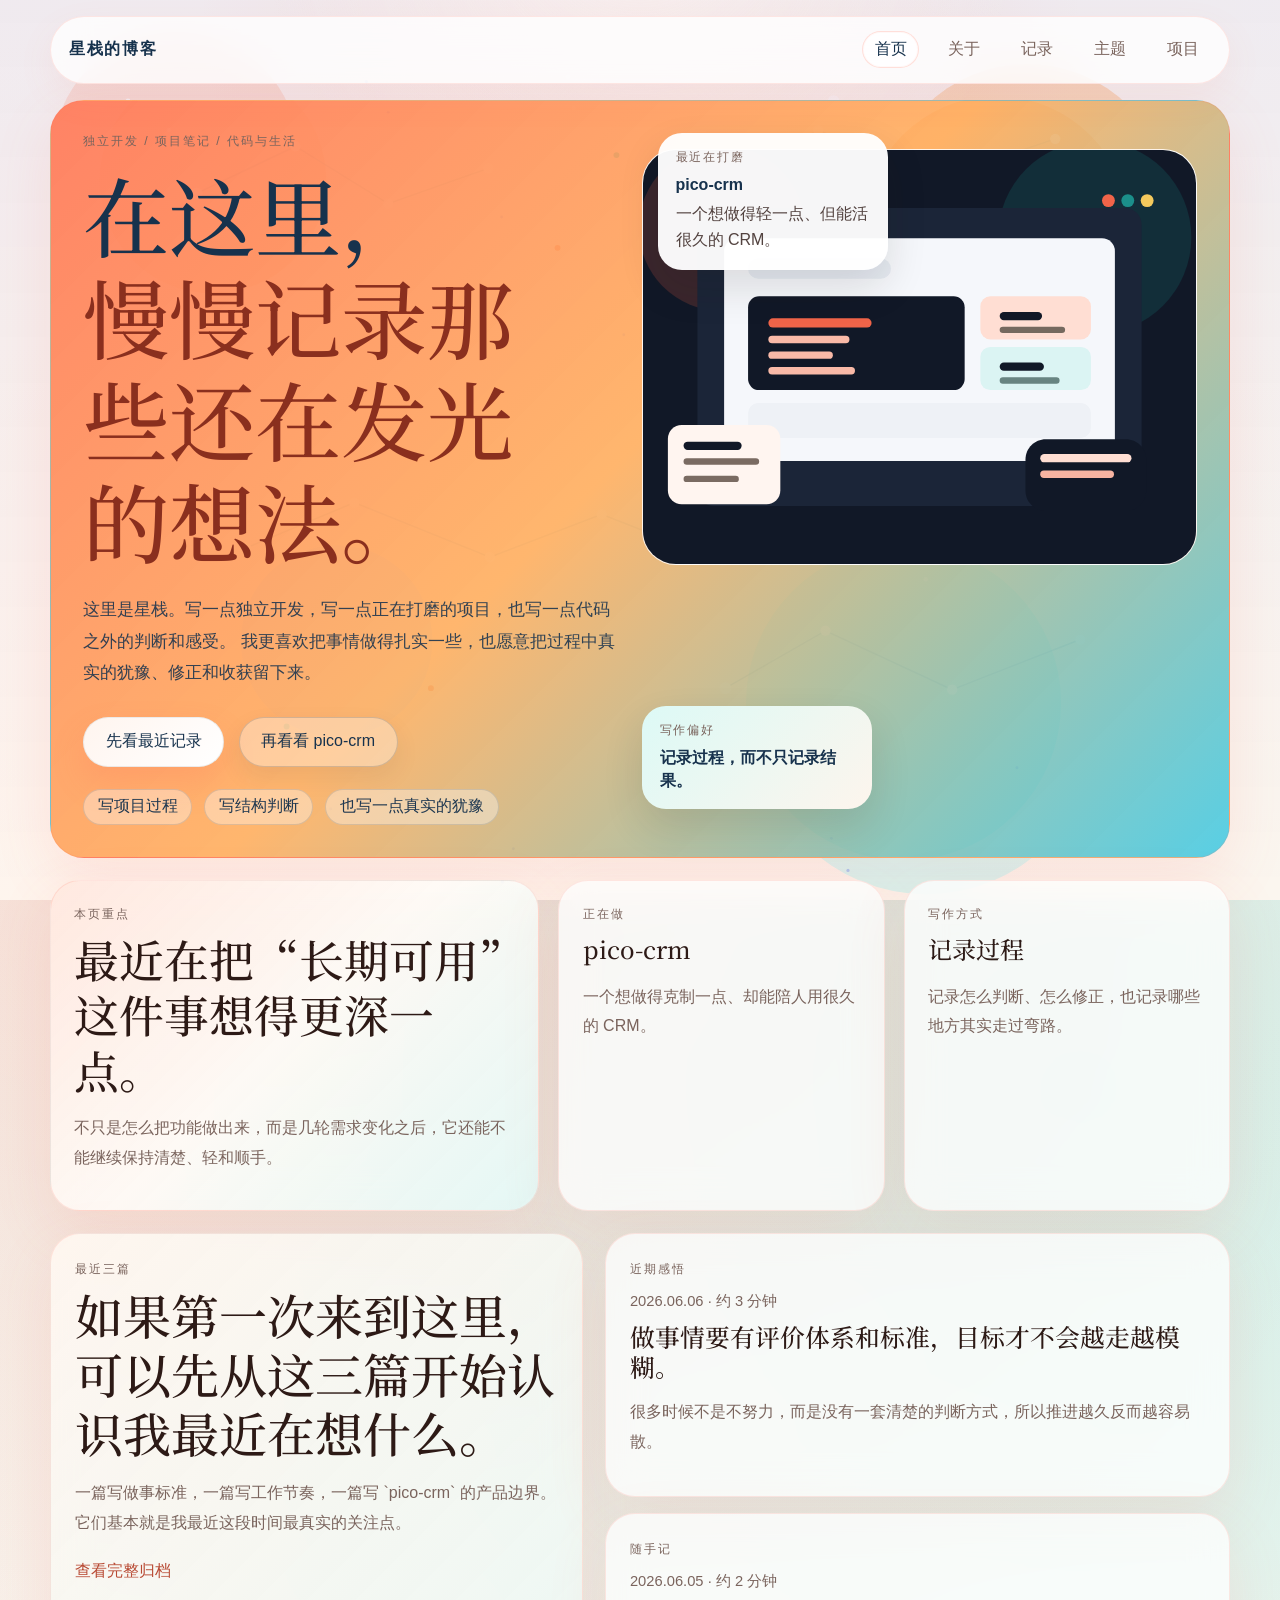
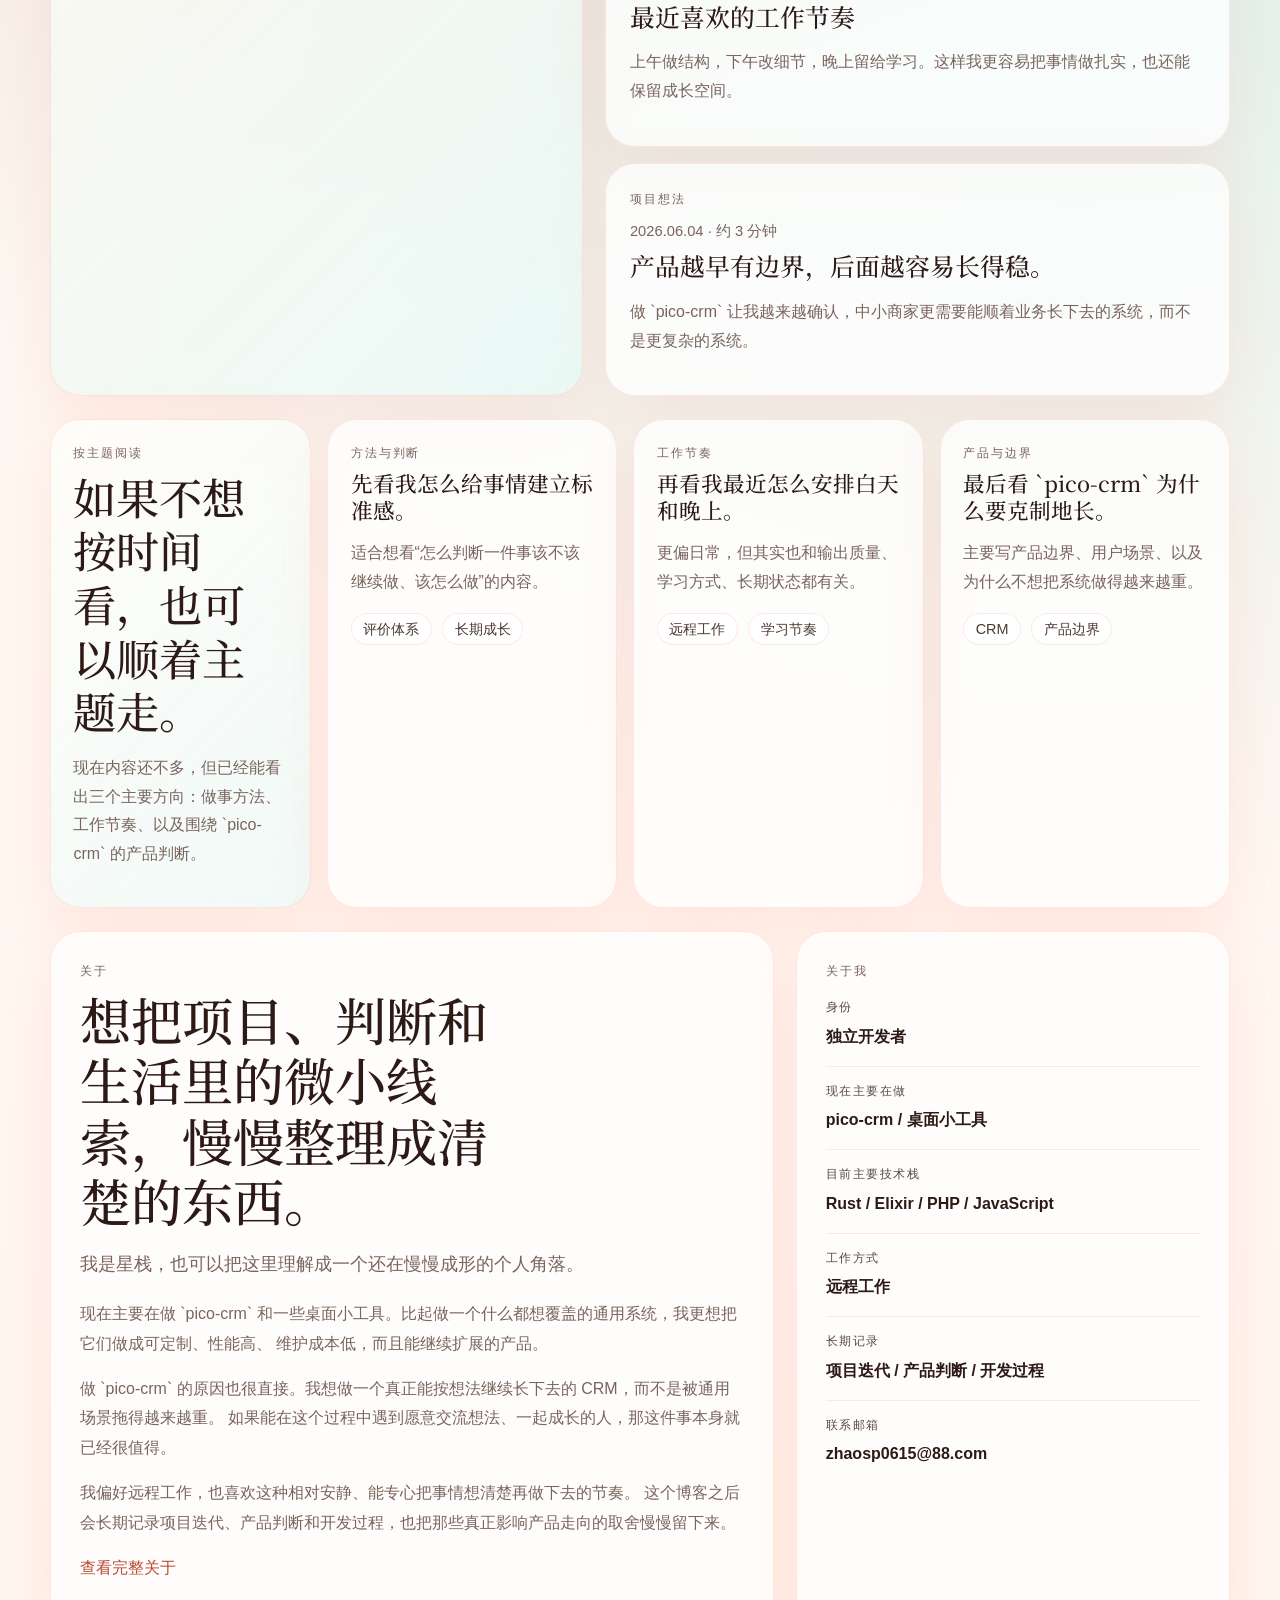
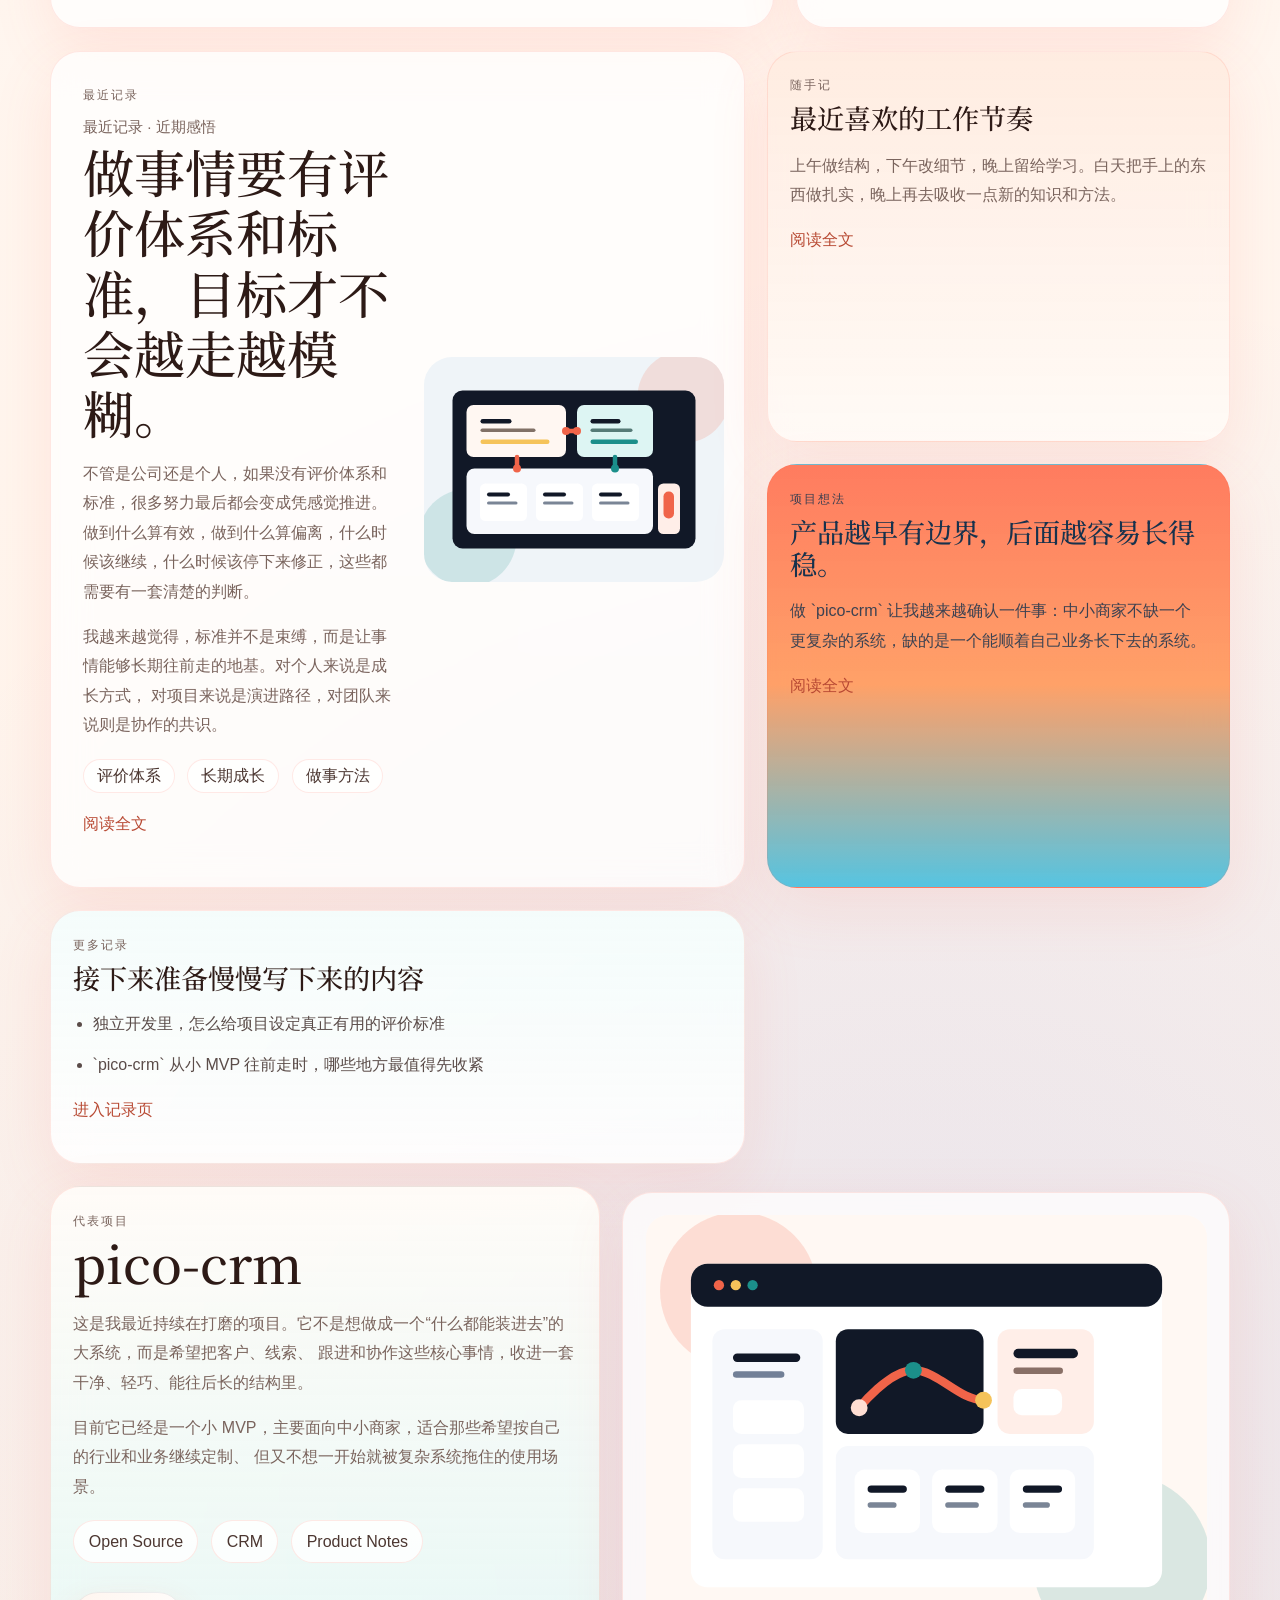
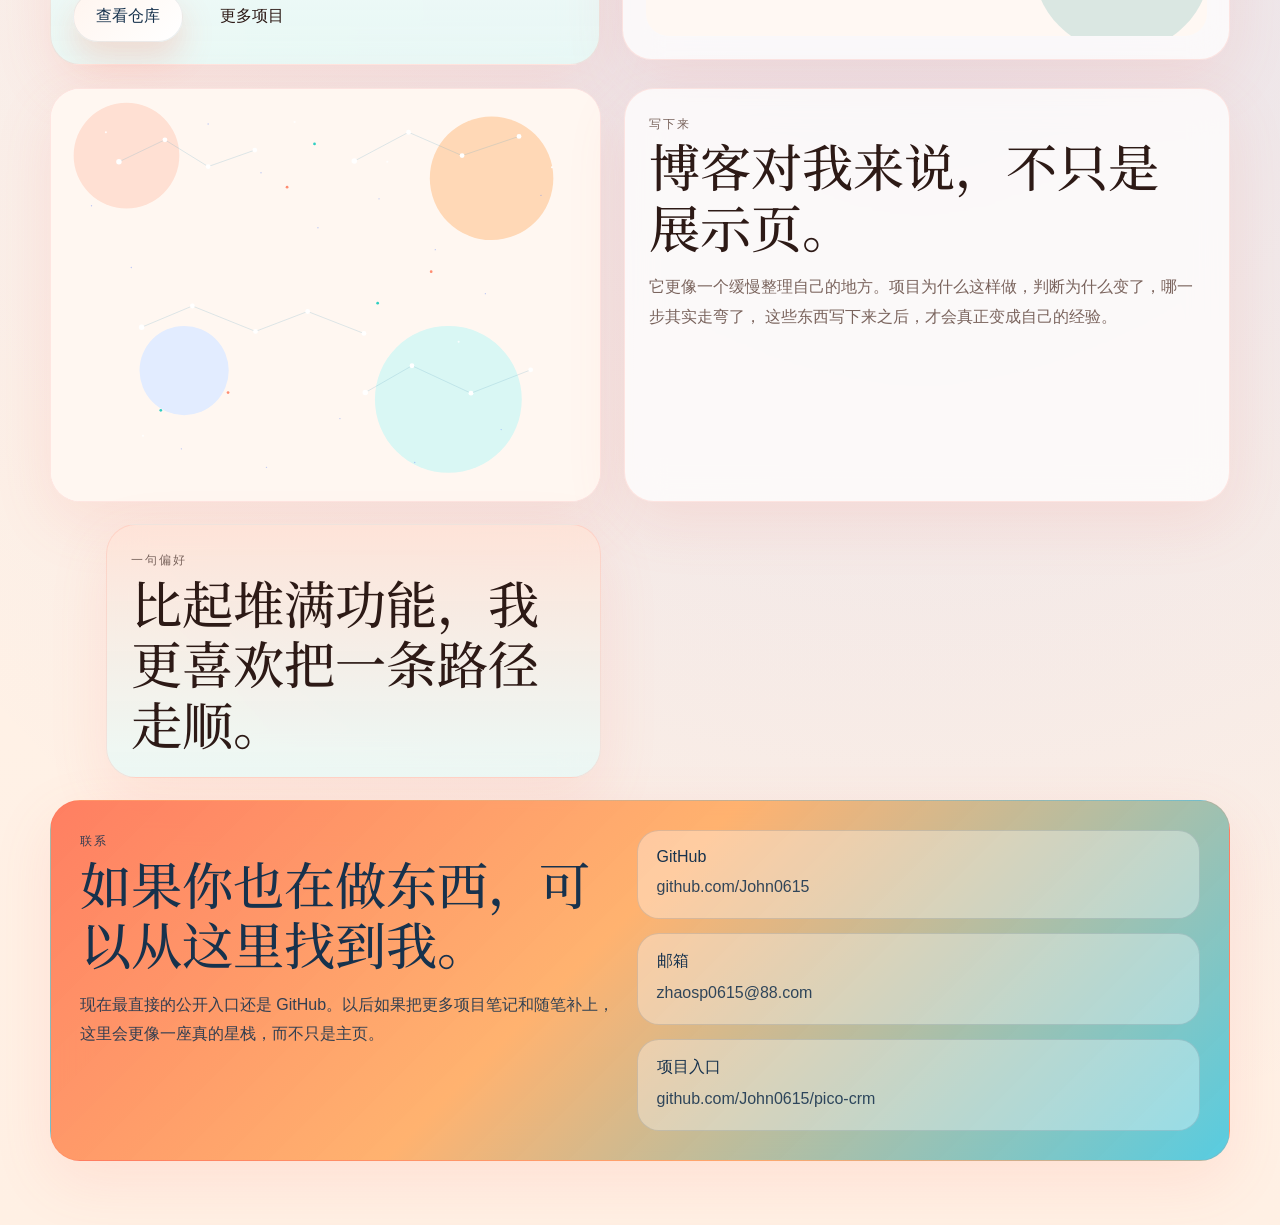
<file: index.html>
<!DOCTYPE html>
<html lang="zh-CN">
<head>
  <meta charset="UTF-8">
  <meta name="viewport" content="width=device-width, initial-scale=1.0">
  <title>星栈的博客</title>
  <meta
    name="description"
    content="星栈的博客。记录独立开发、项目打磨、代码笔记，以及那些慢慢成形的产品想法。"
  >
  <meta name="theme-color" content="#ff7b5c">
  <link rel="icon" type="image/svg+xml" href="favicon.svg">
  <meta property="og:title" content="星栈的博客">
  <meta property="og:description" content="独立开发、项目笔记、代码和生活碎片，慢慢堆成一座属于自己的星栈。">
  <meta property="og:type" content="website">
  <link rel="preconnect" href="https://fonts.googleapis.com">
  <link rel="preconnect" href="https://fonts.gstatic.com" crossorigin>
  <link href="https://fonts.googleapis.com/css2?family=IBM+Plex+Sans+SC:wght@400;500;700&family=Noto+Serif+SC:wght@400;500;700&display=swap" rel="stylesheet">
  <link rel="stylesheet" href="styles.css">
</head>
<body>
  <div class="background-sky" aria-hidden="true"></div>
  <div class="page-shell">
    <header class="site-header">
      <a class="brand" href="#top">星栈的博客</a>
      <nav class="site-nav" aria-label="Primary">
        <a href="index.html" aria-current="page">首页</a>
        <a href="about.html">关于</a>
        <a href="records.html">记录</a>
        <a href="topics.html">主题</a>
        <a href="projects.html">项目</a>
      </nav>
    </header>

    <section class="hero" id="top">
      <div class="hero-copy">
        <p class="eyebrow">独立开发 / 项目笔记 / 代码与生活</p>
        <h1>
          在这里，
          <span>慢慢记录那些还在发光的想法。</span>
        </h1>
        <p class="intro">
          这里是星栈。写一点独立开发，写一点正在打磨的项目，也写一点代码之外的判断和感受。
          我更喜欢把事情做得扎实一些，也愿意把过程中真实的犹豫、修正和收获留下来。
        </p>
        <div class="hero-actions">
          <a class="button primary" href="records.html">先看最近记录</a>
          <a class="button secondary" href="https://github.com/John0615/pico-crm">再看看 pico-crm</a>
        </div>
        <div class="hero-summary">
          <span>写项目过程</span>
          <span>写结构判断</span>
          <span>也写一点真实的犹豫</span>
        </div>
      </div>

      <div class="hero-scene">
        <div class="hero-image hero-image-main">
          <img src="assets/hero-studio.svg" alt="带有夜色氛围的开发工作台插画">
        </div>
        <div class="scene-note scene-note-top">
          <p>最近在打磨</p>
          <strong>pico-crm</strong>
          <span>一个想做得轻一点、但能活很久的 CRM。</span>
        </div>
        <div class="scene-note scene-note-bottom">
          <p>写作偏好</p>
          <strong>记录过程，而不只记录结果。</strong>
        </div>
      </div>
    </section>

    <main>
      <section class="focus-band">
        <article class="panel focus-card focus-card-primary">
          <p class="section-label">本页重点</p>
          <h2>最近在把“长期可用”这件事想得更深一点。</h2>
          <p>
            不只是怎么把功能做出来，而是几轮需求变化之后，它还能不能继续保持清楚、轻和顺手。
          </p>
        </article>

        <article class="panel focus-card">
          <p class="section-label">正在做</p>
          <h3>pico-crm</h3>
          <p>一个想做得克制一点、却能陪人用很久的 CRM。</p>
        </article>

        <article class="panel focus-card">
          <p class="section-label">写作方式</p>
          <h3>记录过程</h3>
          <p>记录怎么判断、怎么修正，也记录哪些地方其实走过弯路。</p>
        </article>
      </section>

      <section class="latest-grid">
        <article class="panel latest-lead">
          <p class="section-label">最近三篇</p>
          <h2>如果第一次来到这里，可以先从这三篇开始认识我最近在想什么。</h2>
          <p>
            一篇写做事标准，一篇写工作节奏，一篇写 `pico-crm` 的产品边界。它们基本就是我最近这段时间最真实的关注点。
          </p>
          <p class="section-link"><a href="records.html">查看完整归档</a></p>
        </article>

        <div class="latest-stack">
          <a class="panel latest-card" href="posts/evaluation-standards.html">
            <p class="section-label">近期感悟</p>
            <p class="latest-meta">2026.06.06 · 约 3 分钟</p>
            <h3>做事情要有评价体系和标准，目标才不会越走越模糊。</h3>
            <p>很多时候不是不努力，而是没有一套清楚的判断方式，所以推进越久反而越容易散。</p>
          </a>

          <a class="panel latest-card" href="posts/work-rhythm.html">
            <p class="section-label">随手记</p>
            <p class="latest-meta">2026.06.05 · 约 2 分钟</p>
            <h3>最近喜欢的工作节奏</h3>
            <p>上午做结构，下午改细节，晚上留给学习。这样我更容易把事情做扎实，也还能保留成长空间。</p>
          </a>

          <a class="panel latest-card" href="posts/product-boundaries.html">
            <p class="section-label">项目想法</p>
            <p class="latest-meta">2026.06.04 · 约 3 分钟</p>
            <h3>产品越早有边界，后面越容易长得稳。</h3>
            <p>做 `pico-crm` 让我越来越确认，中小商家更需要能顺着业务长下去的系统，而不是更复杂的系统。</p>
          </a>
        </div>
      </section>

      <section class="topic-grid">
        <article class="panel topic-intro">
          <p class="section-label">按主题阅读</p>
          <h2>如果不想按时间看，也可以顺着主题走。</h2>
          <p>
            现在内容还不多，但已经能看出三个主要方向：做事方法、工作节奏、以及围绕 `pico-crm` 的产品判断。
          </p>
        </article>

        <a class="panel topic-card" href="topics.html#topic-method">
          <p class="section-label">方法与判断</p>
          <h3>先看我怎么给事情建立标准感。</h3>
          <p>适合想看“怎么判断一件事该不该继续做、该怎么做”的内容。</p>
          <div class="topic-chip-row">
            <span>评价体系</span>
            <span>长期成长</span>
          </div>
        </a>

        <a class="panel topic-card" href="topics.html#topic-rhythm">
          <p class="section-label">工作节奏</p>
          <h3>再看我最近怎么安排白天和晚上。</h3>
          <p>更偏日常，但其实也和输出质量、学习方式、长期状态都有关。</p>
          <div class="topic-chip-row">
            <span>远程工作</span>
            <span>学习节奏</span>
          </div>
        </a>

        <a class="panel topic-card" href="topics.html#topic-product">
          <p class="section-label">产品与边界</p>
          <h3>最后看 `pico-crm` 为什么要克制地长。</h3>
          <p>主要写产品边界、用户场景、以及为什么不想把系统做得越来越重。</p>
          <div class="topic-chip-row">
            <span>CRM</span>
            <span>产品边界</span>
          </div>
        </a>
      </section>

      <section class="story-strip" id="about">
        <article class="panel intro-panel">
          <p class="section-label">关于</p>
          <h2>想把项目、判断和生活里的微小线索，慢慢整理成清楚的东西。</h2>
          <p class="about-lead">
            我是星栈，也可以把这里理解成一个还在慢慢成形的个人角落。
          </p>
          <p>
            现在主要在做 `pico-crm` 和一些桌面小工具。比起做一个什么都想覆盖的通用系统，我更想把它们做成可定制、性能高、
            维护成本低，而且能继续扩展的产品。
          </p>
          <p>
            做 `pico-crm` 的原因也很直接。我想做一个真正能按想法继续长下去的 CRM，而不是被通用场景拖得越来越重。
            如果能在这个过程中遇到愿意交流想法、一起成长的人，那这件事本身就已经很值得。
          </p>
          <p>
            我偏好远程工作，也喜欢这种相对安静、能专心把事情想清楚再做下去的节奏。
            这个博客之后会长期记录项目迭代、产品判断和开发过程，也把那些真正影响产品走向的取舍慢慢留下来。
          </p>
          <p class="section-link"><a href="about.html">查看完整关于</a></p>
        </article>

        <article class="panel aside-panel">
          <p class="section-label">关于我</p>
          <div class="about-meta">
            <div class="meta-item">
              <span class="meta-label">身份</span>
              <strong>独立开发者</strong>
            </div>
            <div class="meta-item">
              <span class="meta-label">现在主要在做</span>
              <strong>pico-crm / 桌面小工具</strong>
            </div>
            <div class="meta-item">
              <span class="meta-label">目前主要技术栈</span>
              <strong>Rust / Elixir / PHP / JavaScript</strong>
            </div>
            <div class="meta-item">
              <span class="meta-label">工作方式</span>
              <strong>远程工作</strong>
            </div>
            <div class="meta-item">
              <span class="meta-label">长期记录</span>
              <strong>项目迭代 / 产品判断 / 开发过程</strong>
            </div>
            <div class="meta-item">
              <span class="meta-label">联系邮箱</span>
              <strong><a href="mailto:zhaosp0615@88.com">zhaosp0615@88.com</a></strong>
            </div>
          </div>
        </article>
      </section>

      <section class="journal-layout" id="journal">
        <article class="panel journal-card journal-card-wide">
          <div class="journal-copy">
            <p class="section-label">最近记录</p>
            <p class="journal-meta">最近记录 · 近期感悟</p>
            <h2>做事情要有评价体系和标准，目标才不会越走越模糊。</h2>
            <p>
              不管是公司还是个人，如果没有评价体系和标准，很多努力最后都会变成凭感觉推进。
              做到什么算有效，做到什么算偏离，什么时候该继续，什么时候该停下来修正，这些都需要有一套清楚的判断。
            </p>
            <p>
              我越来越觉得，标准并不是束缚，而是让事情能够长期往前走的地基。对个人来说是成长方式，
              对项目来说是演进路径，对团队来说则是协作的共识。
            </p>
            <div class="journal-tags">
              <span>评价体系</span>
              <span>长期成长</span>
              <span>做事方法</span>
            </div>
            <p class="section-link"><a href="posts/evaluation-standards.html">阅读全文</a></p>
          </div>
          <div class="journal-media">
            <img src="assets/signal-flow.svg" alt="抽象的流程和信号连接插画">
          </div>
        </article>

        <article class="panel note-card note-card-warm">
          <p class="section-label">随手记</p>
          <h3>最近喜欢的工作节奏</h3>
          <p>上午做结构，下午改细节，晚上留给学习。白天把手上的东西做扎实，晚上再去吸收一点新的知识和方法。</p>
          <p class="section-link"><a href="posts/work-rhythm.html">阅读全文</a></p>
        </article>

        <article class="panel note-card note-card-dark">
          <p class="section-label">项目想法</p>
          <h3>产品越早有边界，后面越容易长得稳。</h3>
          <p>做 `pico-crm` 让我越来越确认一件事：中小商家不缺一个更复杂的系统，缺的是一个能顺着自己业务长下去的系统。</p>
          <p class="section-link"><a href="posts/product-boundaries.html">阅读全文</a></p>
        </article>

        <article class="panel note-card note-card-list">
          <p class="section-label">更多记录</p>
          <h3>接下来准备慢慢写下来的内容</h3>
          <ul class="record-list">
            <li>独立开发里，怎么给项目设定真正有用的评价标准</li>
            <li>`pico-crm` 从小 MVP 往前走时，哪些地方最值得先收紧</li>
          </ul>
          <p class="section-link"><a href="records.html">进入记录页</a></p>
        </article>
      </section>

      <section class="feature-layout" id="work">
        <article class="panel feature-copy">
          <p class="section-label">代表项目</p>
          <h2>pico-crm</h2>
          <p>
            这是我最近持续在打磨的项目。它不是想做成一个“什么都能装进去”的大系统，而是希望把客户、线索、
            跟进和协作这些核心事情，收进一套干净、轻巧、能往后长的结构里。
          </p>
          <p>
            目前它已经是一个小 MVP，主要面向中小商家，适合那些希望按自己的行业和业务继续定制、
            但又不想一开始就被复杂系统拖住的使用场景。
          </p>
          <div class="tag-row">
            <span>Open Source</span>
            <span>CRM</span>
            <span>Product Notes</span>
          </div>
          <div class="hero-actions">
            <a class="button primary" href="https://github.com/John0615/pico-crm">查看仓库</a>
            <a class="button secondary" href="https://github.com/John0615">更多项目</a>
          </div>
        </article>

        <article class="panel feature-media-card">
          <img src="assets/crm-board.svg" alt="带有产品界面感的 CRM 插画">
        </article>
      </section>

      <section class="mosaic-layout">
        <article class="panel mosaic-card mosaic-card-image">
          <img src="assets/starfield.svg" alt="星图风格的背景插画">
        </article>
        <article class="panel mosaic-card mosaic-card-text">
          <p class="section-label">写下来</p>
          <h2>博客对我来说，不只是展示页。</h2>
          <p>
            它更像一个缓慢整理自己的地方。项目为什么这样做，判断为什么变了，哪一步其实走弯了，
            这些东西写下来之后，才会真正变成自己的经验。
          </p>
        </article>
        <article class="panel mosaic-card mosaic-card-quote">
          <p class="section-label">一句偏好</p>
          <h2>比起堆满功能，我更喜欢把一条路径走顺。</h2>
        </article>
      </section>

      <section class="panel contact-panel" id="contact">
        <div class="contact-copy">
          <p class="section-label">联系</p>
          <h2>如果你也在做东西，可以从这里找到我。</h2>
          <p>
            现在最直接的公开入口还是 GitHub。以后如果把更多项目笔记和随笔补上，这里会更像一座真的星栈，而不只是主页。
          </p>
        </div>
        <div class="contact-links">
          <a href="https://github.com/John0615">
            <span class="contact-title">GitHub</span>
            <span class="contact-detail">github.com/John0615</span>
          </a>
          <a href="mailto:zhaosp0615@88.com">
            <span class="contact-title">邮箱</span>
            <span class="contact-detail">zhaosp0615@88.com</span>
          </a>
          <a href="https://github.com/John0615/pico-crm">
            <span class="contact-title">项目入口</span>
            <span class="contact-detail">github.com/John0615/pico-crm</span>
          </a>
        </div>
      </section>
    </main>
  </div>
</body>
</html>
</file>
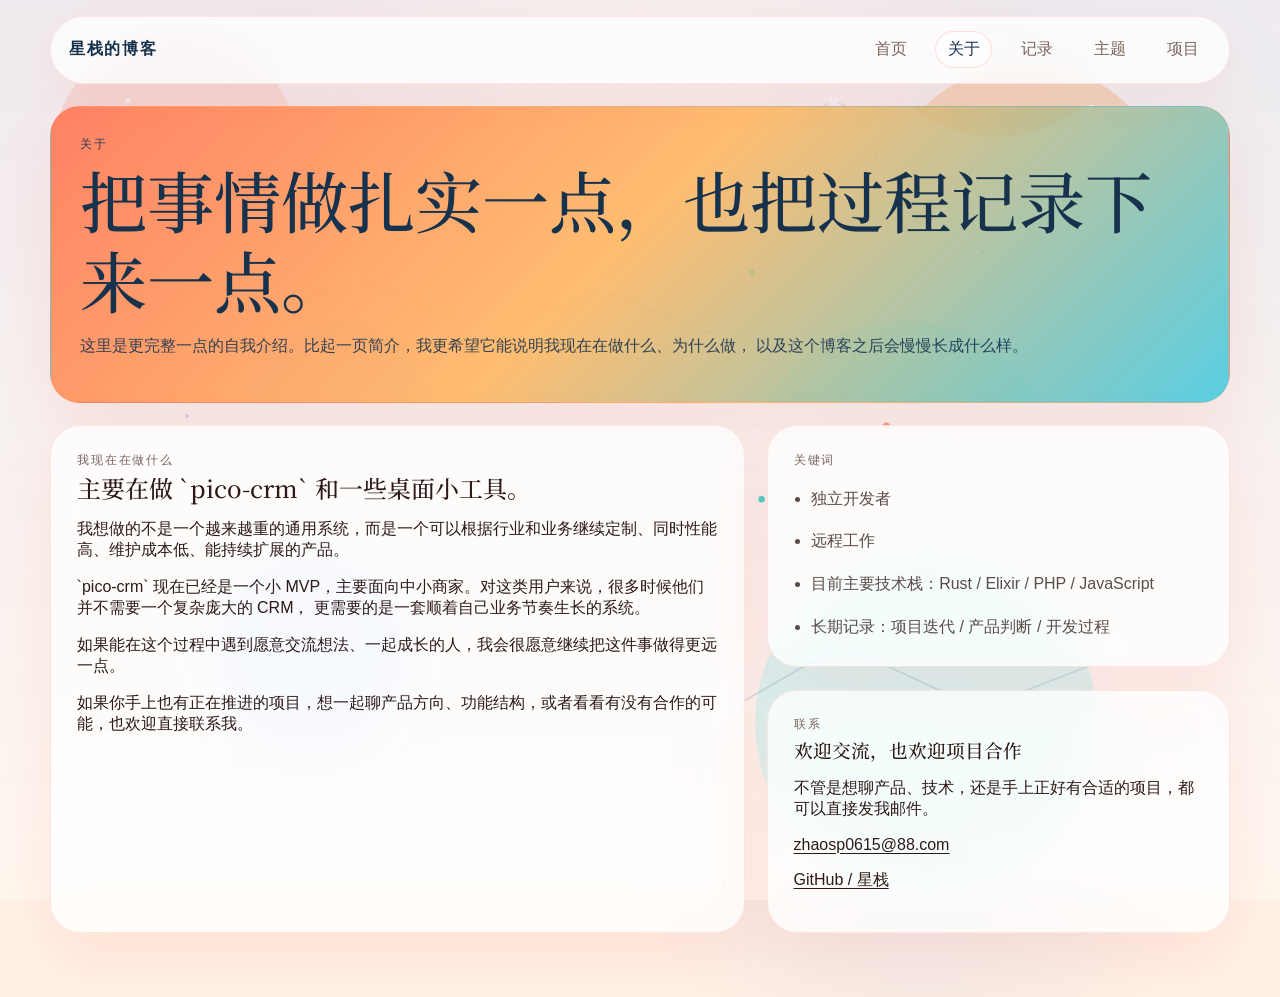
<file: about.html>
<!DOCTYPE html>
<html lang="zh-CN">
<head>
  <meta charset="UTF-8">
  <meta name="viewport" content="width=device-width, initial-scale=1.0">
  <title>关于 | 星栈的博客</title>
  <meta name="description" content="关于星栈的博客：独立开发、pico-crm、远程工作，以及长期记录下来的项目迭代、产品判断和开发过程。">
  <meta name="theme-color" content="#ff7b5c">
  <link rel="icon" type="image/svg+xml" href="favicon.svg">
  <link rel="preconnect" href="https://fonts.googleapis.com">
  <link rel="preconnect" href="https://fonts.gstatic.com" crossorigin>
  <link href="https://fonts.googleapis.com/css2?family=IBM+Plex+Sans+SC:wght@400;500;700&family=Noto+Serif+SC:wght@400;500;700&display=swap" rel="stylesheet">
  <link rel="stylesheet" href="styles.css">
</head>
<body>
  <div class="background-sky" aria-hidden="true"></div>
  <div class="page-shell">
    <header class="site-header">
      <a class="brand" href="index.html">星栈的博客</a>
      <nav class="site-nav" aria-label="Primary">
        <a href="index.html">首页</a>
        <a href="about.html" aria-current="page">关于</a>
        <a href="records.html">记录</a>
        <a href="topics.html">主题</a>
        <a href="projects.html">项目</a>
      </nav>
    </header>

    <main class="page-main">
      <section class="page-hero">
        <p class="section-label">关于</p>
        <h1>把事情做扎实一点，也把过程记录下来一点。</h1>
        <p>
          这里是更完整一点的自我介绍。比起一页简介，我更希望它能说明我现在在做什么、为什么做，
          以及这个博客之后会慢慢长成什么样。
        </p>
      </section>

      <section class="page-grid">
        <article class="page-panel">
          <p class="section-label">我现在在做什么</p>
          <h2>主要在做 `pico-crm` 和一些桌面小工具。</h2>
          <p>
            我想做的不是一个越来越重的通用系统，而是一个可以根据行业和业务继续定制、同时性能高、维护成本低、能持续扩展的产品。
          </p>
          <p>
            `pico-crm` 现在已经是一个小 MVP，主要面向中小商家。对这类用户来说，很多时候他们并不需要一个复杂庞大的 CRM，
            更需要的是一套顺着自己业务节奏生长的系统。
          </p>
          <p>
            如果能在这个过程中遇到愿意交流想法、一起成长的人，我会很愿意继续把这件事做得更远一点。
          </p>
          <p>
            如果你手上也有正在推进的项目，想一起聊产品方向、功能结构，或者看看有没有合作的可能，也欢迎直接联系我。
          </p>
        </article>

        <aside class="page-stack">
          <section class="page-panel">
            <p class="section-label">关键词</p>
            <ul class="page-note-list">
              <li>独立开发者</li>
              <li>远程工作</li>
              <li>目前主要技术栈：Rust / Elixir / PHP / JavaScript</li>
              <li>长期记录：项目迭代 / 产品判断 / 开发过程</li>
            </ul>
          </section>

          <section class="page-panel">
            <p class="section-label">联系</p>
            <h3>欢迎交流，也欢迎项目合作</h3>
            <p>不管是想聊产品、技术，还是手上正好有合适的项目，都可以直接发我邮件。</p>
            <p><a href="mailto:zhaosp0615@88.com">zhaosp0615@88.com</a></p>
            <p><a href="https://github.com/John0615">GitHub / 星栈</a></p>
          </section>
        </aside>
      </section>
    </main>
  </div>
</body>
</html>
</file>
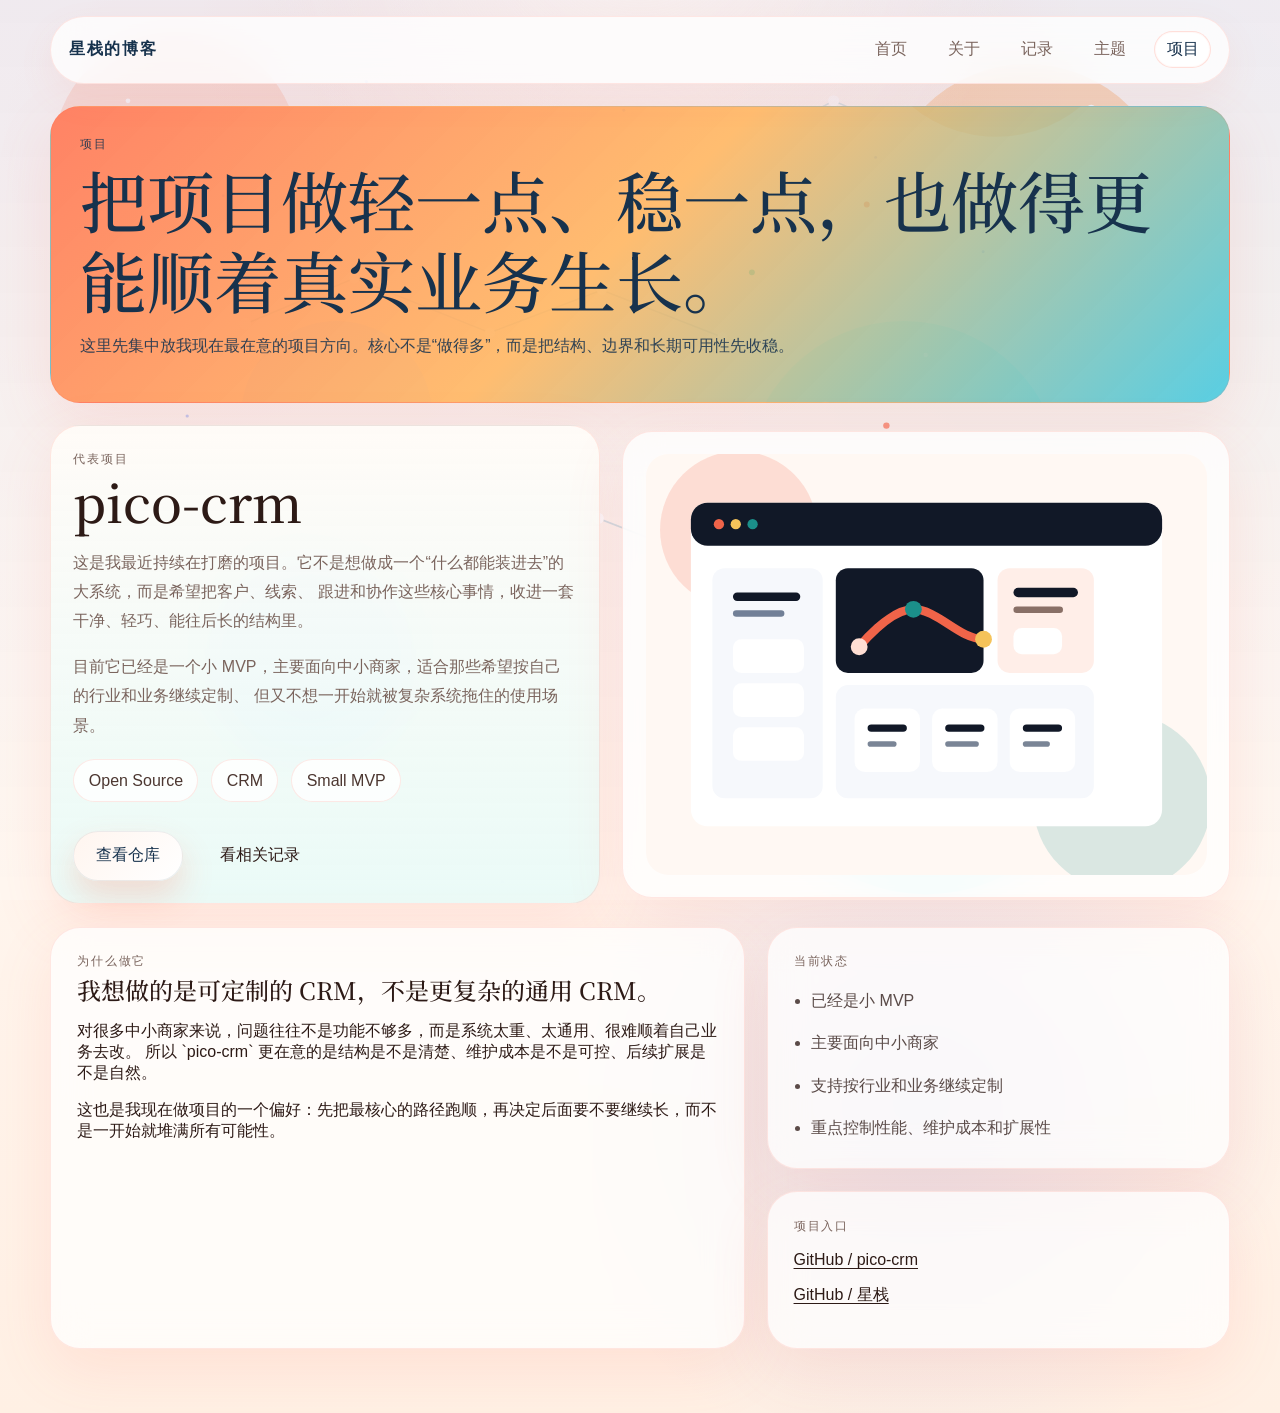
<file: projects.html>
<!DOCTYPE html>
<html lang="zh-CN">
<head>
  <meta charset="UTF-8">
  <meta name="viewport" content="width=device-width, initial-scale=1.0">
  <title>项目 | 星栈的博客</title>
  <meta name="description" content="星栈的项目页：正在打磨的 pico-crm、小型桌面工具，以及围绕长期可用产品的一些判断。">
  <meta name="theme-color" content="#ff7b5c">
  <link rel="icon" type="image/svg+xml" href="favicon.svg">
  <link rel="preconnect" href="https://fonts.googleapis.com">
  <link rel="preconnect" href="https://fonts.gstatic.com" crossorigin>
  <link href="https://fonts.googleapis.com/css2?family=IBM+Plex+Sans+SC:wght@400;500;700&family=Noto+Serif+SC:wght@400;500;700&display=swap" rel="stylesheet">
  <link rel="stylesheet" href="styles.css">
</head>
<body>
  <div class="background-sky" aria-hidden="true"></div>
  <div class="page-shell">
    <header class="site-header">
      <a class="brand" href="index.html">星栈的博客</a>
      <nav class="site-nav" aria-label="Primary">
        <a href="index.html">首页</a>
        <a href="about.html">关于</a>
        <a href="records.html">记录</a>
        <a href="topics.html">主题</a>
        <a href="projects.html" aria-current="page">项目</a>
      </nav>
    </header>

    <main class="page-main">
      <section class="page-hero">
        <p class="section-label">项目</p>
        <h1>把项目做轻一点、稳一点，也做得更能顺着真实业务生长。</h1>
        <p>
          这里先集中放我现在最在意的项目方向。核心不是“做得多”，而是把结构、边界和长期可用性先收稳。
        </p>
      </section>

      <section class="feature-layout">
        <article class="panel feature-copy">
          <p class="section-label">代表项目</p>
          <h2>pico-crm</h2>
          <p>
            这是我最近持续在打磨的项目。它不是想做成一个“什么都能装进去”的大系统，而是希望把客户、线索、
            跟进和协作这些核心事情，收进一套干净、轻巧、能往后长的结构里。
          </p>
          <p>
            目前它已经是一个小 MVP，主要面向中小商家，适合那些希望按自己的行业和业务继续定制、
            但又不想一开始就被复杂系统拖住的使用场景。
          </p>
          <div class="tag-row">
            <span>Open Source</span>
            <span>CRM</span>
            <span>Small MVP</span>
          </div>
          <div class="hero-actions">
            <a class="button primary" href="https://github.com/John0615/pico-crm">查看仓库</a>
            <a class="button secondary" href="records.html">看相关记录</a>
          </div>
        </article>

        <article class="panel feature-media-card">
          <img src="assets/crm-board.svg" alt="带有产品界面感的 CRM 插画">
        </article>
      </section>

      <section class="page-grid">
        <article class="page-panel">
          <p class="section-label">为什么做它</p>
          <h2>我想做的是可定制的 CRM，不是更复杂的通用 CRM。</h2>
          <p>
            对很多中小商家来说，问题往往不是功能不够多，而是系统太重、太通用、很难顺着自己业务去改。
            所以 `pico-crm` 更在意的是结构是不是清楚、维护成本是不是可控、后续扩展是不是自然。
          </p>
          <p>
            这也是我现在做项目的一个偏好：先把最核心的路径跑顺，再决定后面要不要继续长，而不是一开始就堆满所有可能性。
          </p>
        </article>

        <aside class="page-stack">
          <section class="page-panel">
            <p class="section-label">当前状态</p>
            <ul class="page-note-list">
              <li>已经是小 MVP</li>
              <li>主要面向中小商家</li>
              <li>支持按行业和业务继续定制</li>
              <li>重点控制性能、维护成本和扩展性</li>
            </ul>
          </section>

          <section class="page-panel">
            <p class="section-label">项目入口</p>
            <p><a href="https://github.com/John0615/pico-crm">GitHub / pico-crm</a></p>
            <p><a href="https://github.com/John0615">GitHub / 星栈</a></p>
          </section>
        </aside>
      </section>
    </main>
  </div>
</body>
</html>
</file>
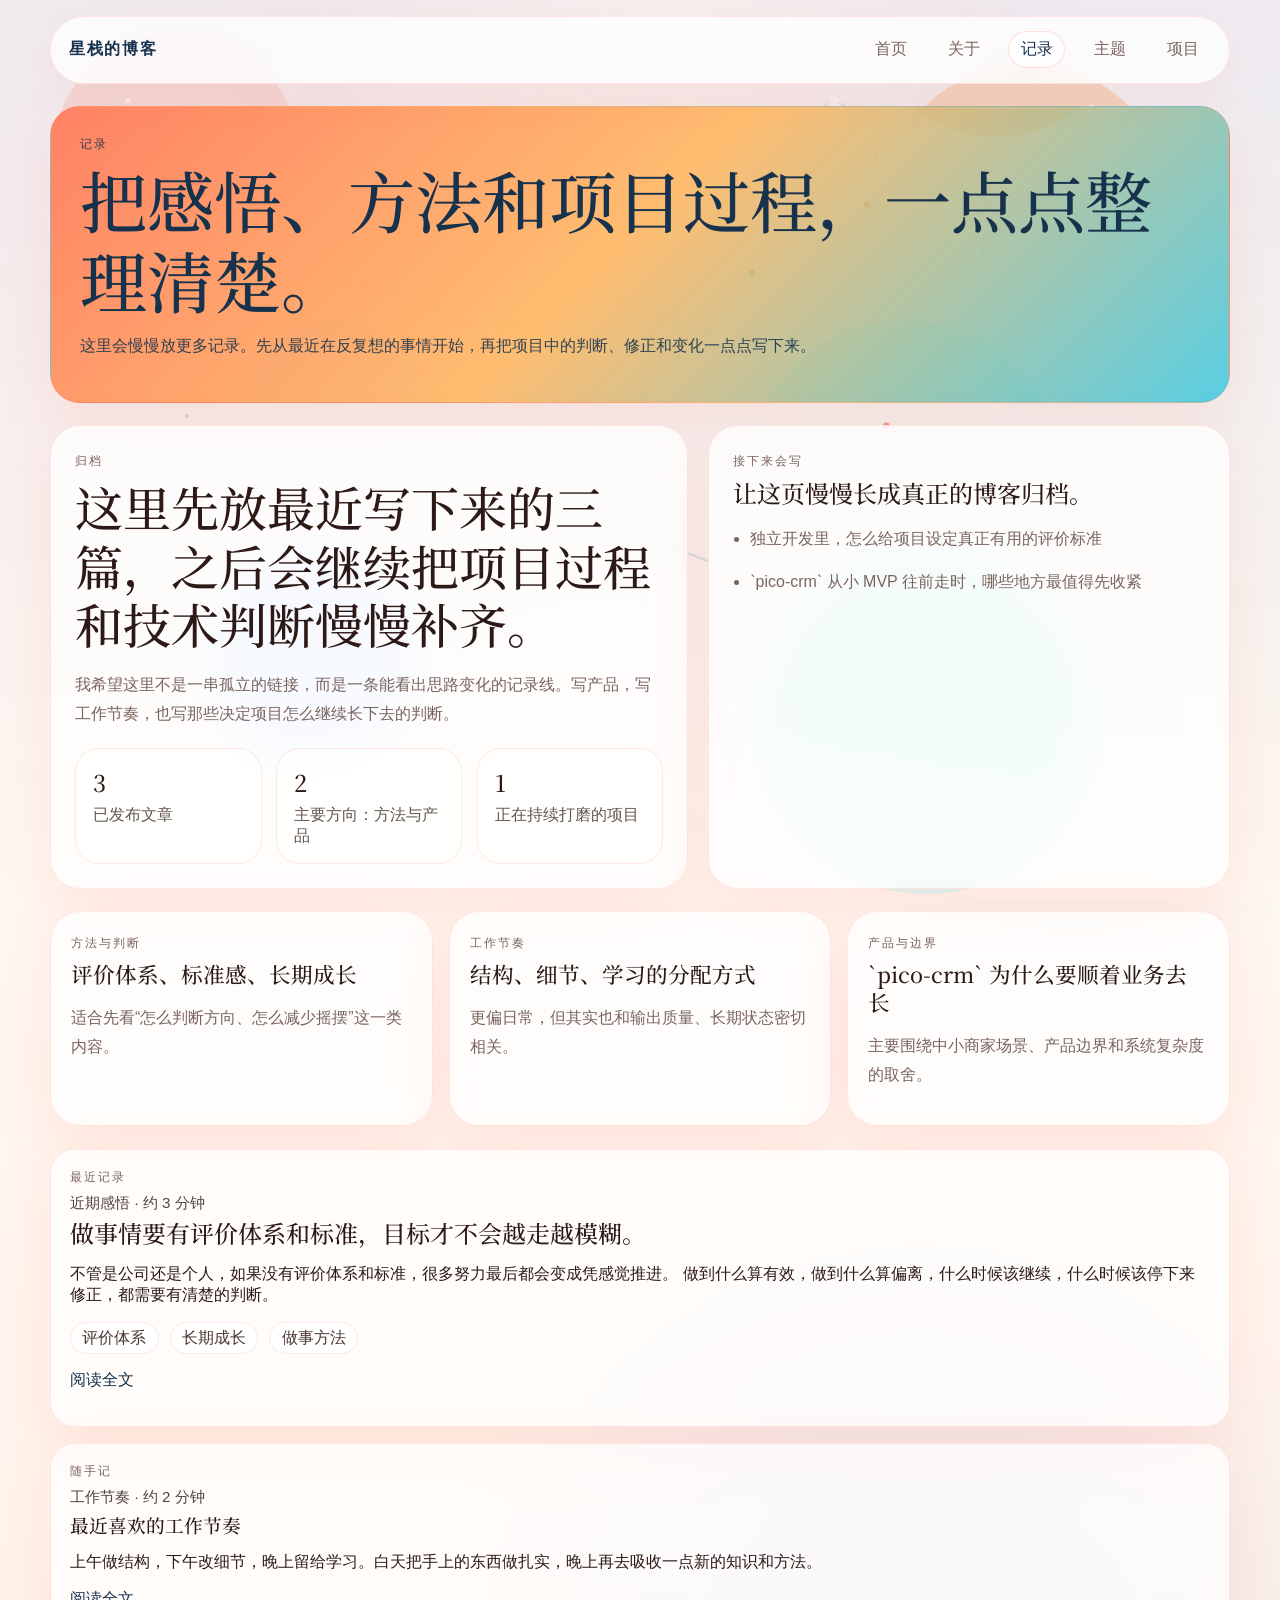
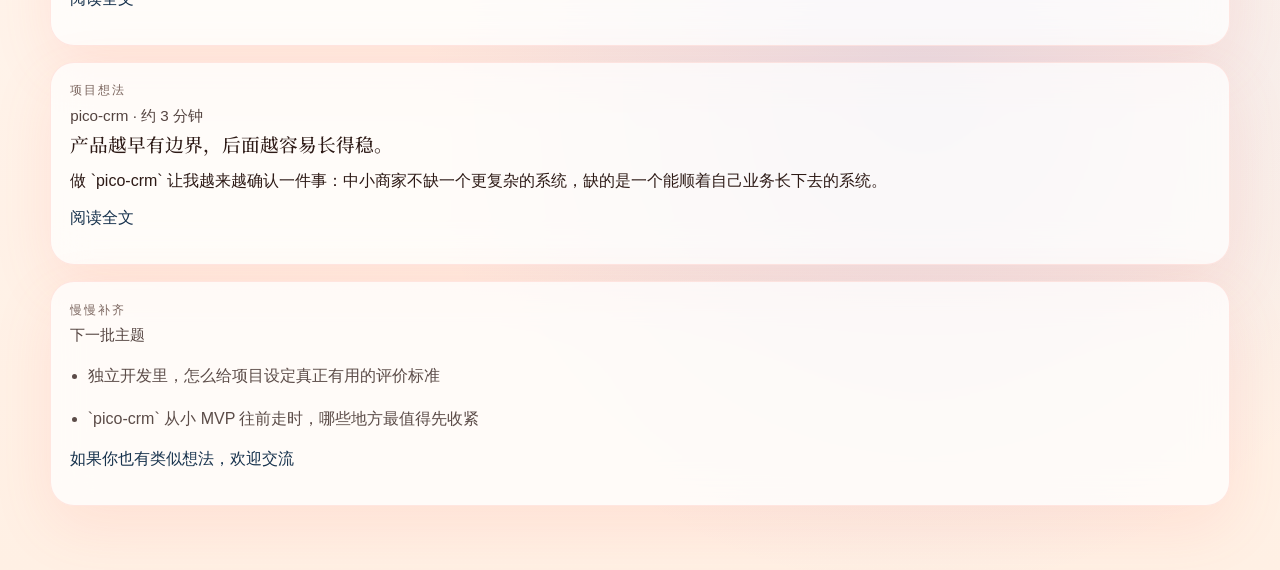
<file: records.html>
<!DOCTYPE html>
<html lang="zh-CN">
<head>
  <meta charset="UTF-8">
  <meta name="viewport" content="width=device-width, initial-scale=1.0">
  <title>记录 | 星栈的博客</title>
  <meta name="description" content="星栈的博客记录页，整理最近的技术感悟、项目思考和接下来准备写下来的主题。">
  <meta name="theme-color" content="#ff7b5c">
  <link rel="icon" type="image/svg+xml" href="favicon.svg">
  <link rel="preconnect" href="https://fonts.googleapis.com">
  <link rel="preconnect" href="https://fonts.gstatic.com" crossorigin>
  <link href="https://fonts.googleapis.com/css2?family=IBM+Plex+Sans+SC:wght@400;500;700&family=Noto+Serif+SC:wght@400;500;700&display=swap" rel="stylesheet">
  <link rel="stylesheet" href="styles.css">
</head>
<body>
  <div class="background-sky" aria-hidden="true"></div>
  <div class="page-shell">
    <header class="site-header">
      <a class="brand" href="index.html">星栈的博客</a>
      <nav class="site-nav" aria-label="Primary">
        <a href="index.html">首页</a>
        <a href="about.html">关于</a>
        <a href="records.html" aria-current="page">记录</a>
        <a href="topics.html">主题</a>
        <a href="projects.html">项目</a>
      </nav>
    </header>

    <main class="page-main">
      <section class="page-hero">
        <p class="section-label">记录</p>
        <h1>把感悟、方法和项目过程，一点点整理清楚。</h1>
        <p>
          这里会慢慢放更多记录。先从最近在反复想的事情开始，再把项目中的判断、修正和变化一点点写下来。
        </p>
      </section>

      <section class="archive-overview">
        <article class="page-panel archive-intro">
          <p class="section-label">归档</p>
          <h2>这里先放最近写下来的三篇，之后会继续把项目过程和技术判断慢慢补齐。</h2>
          <p>
            我希望这里不是一串孤立的链接，而是一条能看出思路变化的记录线。写产品，写工作节奏，也写那些决定项目怎么继续长下去的判断。
          </p>
          <div class="archive-stats">
            <div class="archive-stat">
              <strong>3</strong>
              <span>已发布文章</span>
            </div>
            <div class="archive-stat">
              <strong>2</strong>
              <span>主要方向：方法与产品</span>
            </div>
            <div class="archive-stat">
              <strong>1</strong>
              <span>正在持续打磨的项目</span>
            </div>
          </div>
        </article>

        <aside class="page-panel archive-side">
          <p class="section-label">接下来会写</p>
          <h3>让这页慢慢长成真正的博客归档。</h3>
          <ul class="page-note-list">
            <li>独立开发里，怎么给项目设定真正有用的评价标准</li>
            <li>`pico-crm` 从小 MVP 往前走时，哪些地方最值得先收紧</li>
          </ul>
        </aside>
      </section>

      <section class="archive-topics">
        <a class="page-panel archive-topic-card" href="topics.html#topic-method">
          <p class="section-label">方法与判断</p>
          <h3>评价体系、标准感、长期成长</h3>
          <p>适合先看“怎么判断方向、怎么减少摇摆”这一类内容。</p>
        </a>

        <a class="page-panel archive-topic-card" href="topics.html#topic-rhythm">
          <p class="section-label">工作节奏</p>
          <h3>结构、细节、学习的分配方式</h3>
          <p>更偏日常，但其实也和输出质量、长期状态密切相关。</p>
        </a>

        <a class="page-panel archive-topic-card" href="topics.html#topic-product">
          <p class="section-label">产品与边界</p>
          <h3>`pico-crm` 为什么要顺着业务去长</h3>
          <p>主要围绕中小商家场景、产品边界和系统复杂度的取舍。</p>
        </a>
      </section>

      <section class="entry-list">
        <article class="page-panel entry-card" id="topic-method">
          <p class="section-label">最近记录</p>
          <p class="entry-meta">近期感悟 · 约 3 分钟</p>
          <h2><a href="posts/evaluation-standards.html">做事情要有评价体系和标准，目标才不会越走越模糊。</a></h2>
          <p>
            不管是公司还是个人，如果没有评价体系和标准，很多努力最后都会变成凭感觉推进。
            做到什么算有效，做到什么算偏离，什么时候该继续，什么时候该停下来修正，都需要有清楚的判断。
          </p>
          <div class="entry-tags">
            <span>评价体系</span>
            <span>长期成长</span>
            <span>做事方法</span>
          </div>
          <p class="entry-footer"><a href="posts/evaluation-standards.html">阅读全文</a></p>
        </article>

        <article class="page-panel entry-card" id="topic-rhythm">
          <p class="section-label">随手记</p>
          <p class="entry-meta">工作节奏 · 约 2 分钟</p>
          <h3><a href="posts/work-rhythm.html">最近喜欢的工作节奏</a></h3>
          <p>
            上午做结构，下午改细节，晚上留给学习。白天把手上的东西做扎实，晚上再去吸收一点新的知识和方法。
          </p>
          <p class="entry-footer"><a href="posts/work-rhythm.html">阅读全文</a></p>
        </article>

        <article class="page-panel entry-card" id="topic-product">
          <p class="section-label">项目想法</p>
          <p class="entry-meta">pico-crm · 约 3 分钟</p>
          <h3><a href="posts/product-boundaries.html">产品越早有边界，后面越容易长得稳。</a></h3>
          <p>
            做 `pico-crm` 让我越来越确认一件事：中小商家不缺一个更复杂的系统，缺的是一个能顺着自己业务长下去的系统。
          </p>
          <p class="entry-footer"><a href="posts/product-boundaries.html">阅读全文</a></p>
        </article>

        <article class="page-panel entry-card">
          <p class="section-label">慢慢补齐</p>
          <p class="entry-meta">下一批主题</p>
          <ul class="page-note-list">
            <li>独立开发里，怎么给项目设定真正有用的评价标准</li>
            <li>`pico-crm` 从小 MVP 往前走时，哪些地方最值得先收紧</li>
          </ul>
          <p class="entry-footer"><a href="index.html#contact">如果你也有类似想法，欢迎交流</a></p>
        </article>
      </section>
    </main>
  </div>
</body>
</html>
</file>
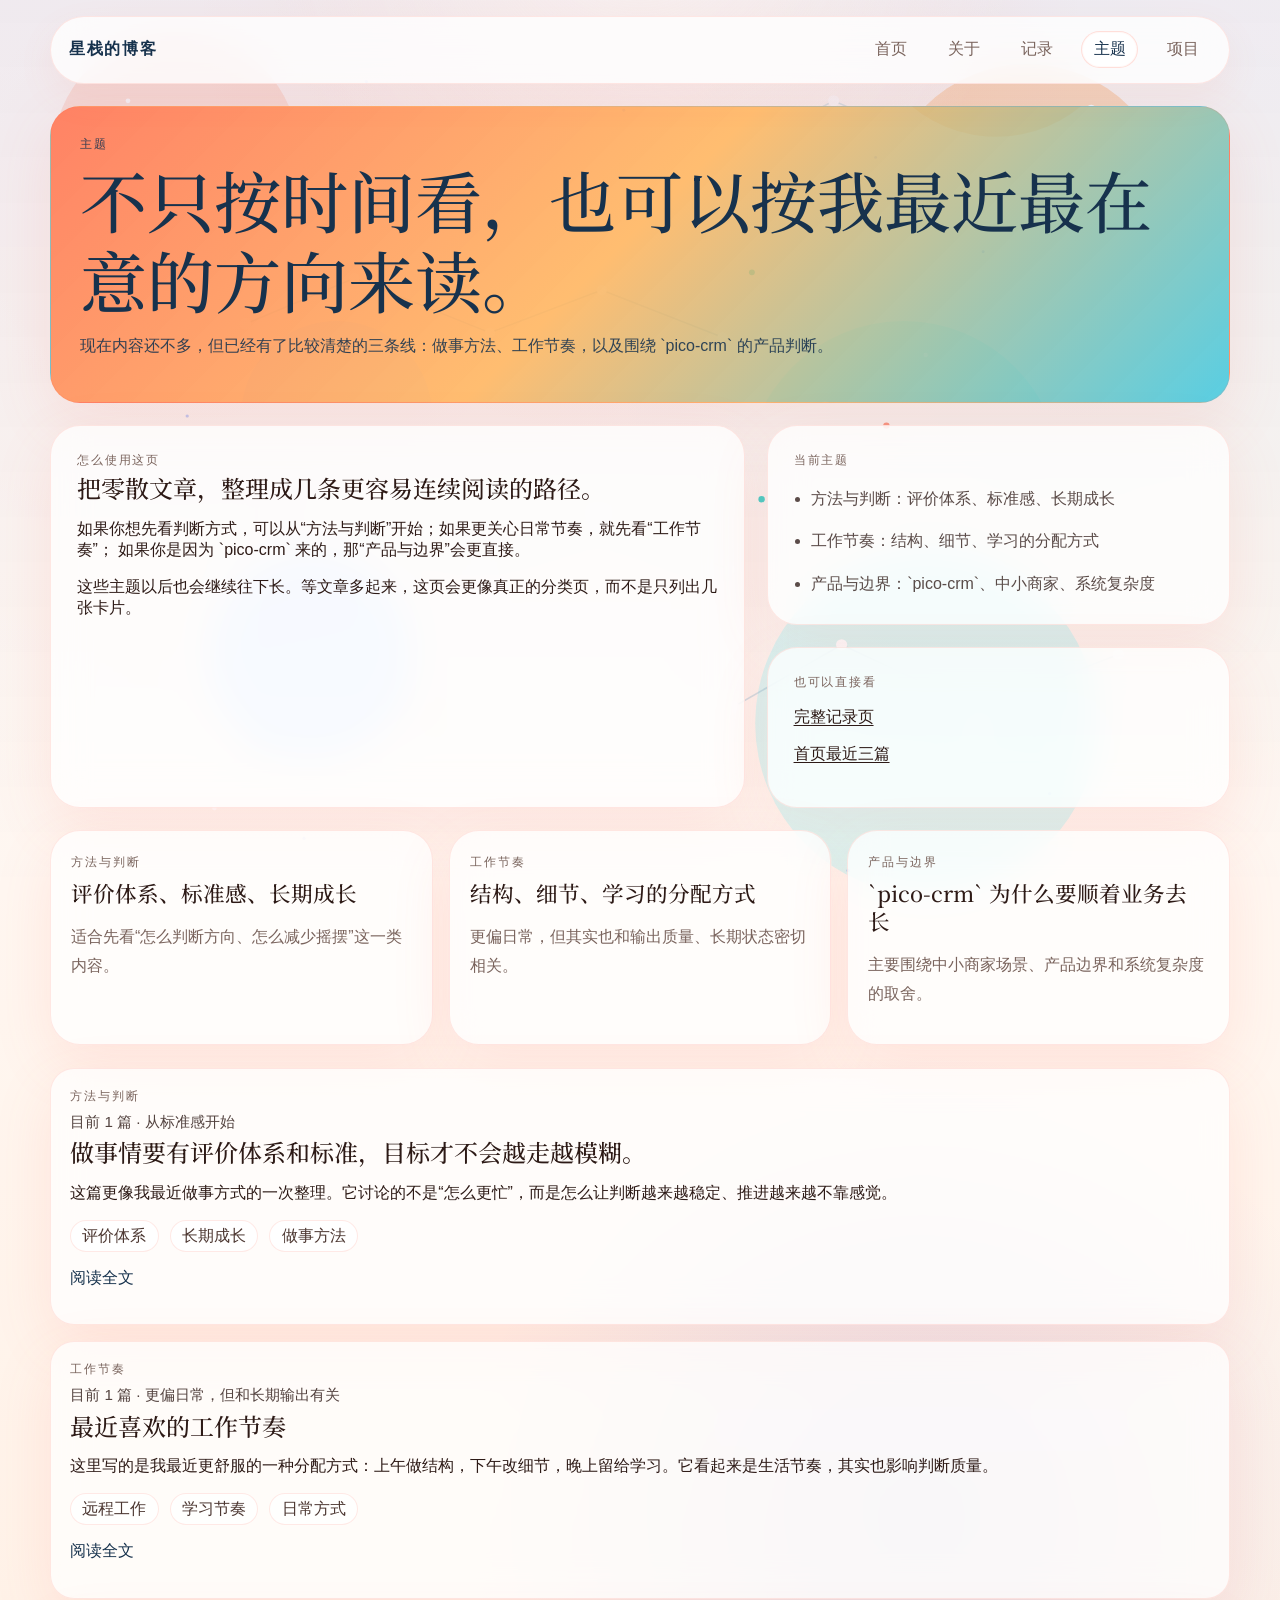
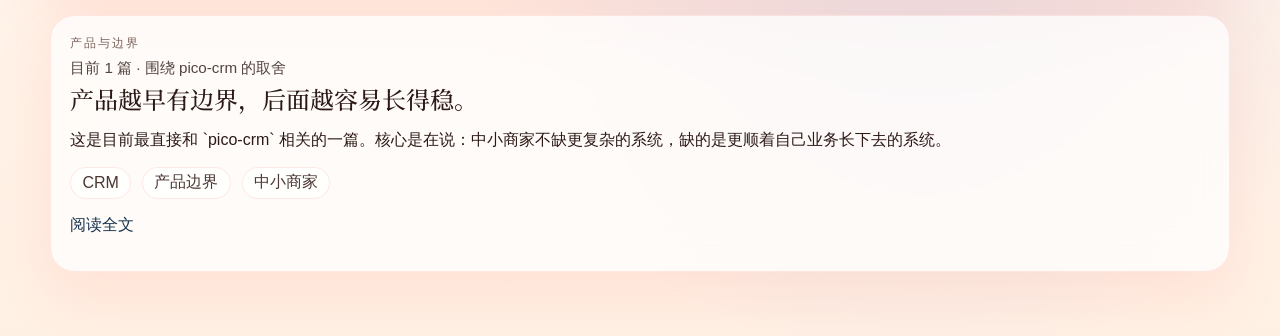
<file: topics.html>
<!DOCTYPE html>
<html lang="zh-CN">
<head>
  <meta charset="UTF-8">
  <meta name="viewport" content="width=device-width, initial-scale=1.0">
  <title>主题 | 星栈的博客</title>
  <meta name="description" content="按主题浏览星栈的博客：方法与判断、工作节奏、产品与边界。">
  <meta name="theme-color" content="#ff7b5c">
  <link rel="icon" type="image/svg+xml" href="favicon.svg">
  <link rel="preconnect" href="https://fonts.googleapis.com">
  <link rel="preconnect" href="https://fonts.gstatic.com" crossorigin>
  <link href="https://fonts.googleapis.com/css2?family=IBM+Plex+Sans+SC:wght@400;500;700&family=Noto+Serif+SC:wght@400;500;700&display=swap" rel="stylesheet">
  <link rel="stylesheet" href="styles.css">
</head>
<body>
  <div class="background-sky" aria-hidden="true"></div>
  <div class="page-shell">
    <header class="site-header">
      <a class="brand" href="index.html">星栈的博客</a>
      <nav class="site-nav" aria-label="Primary">
        <a href="index.html">首页</a>
        <a href="about.html">关于</a>
        <a href="records.html">记录</a>
        <a href="topics.html" aria-current="page">主题</a>
        <a href="projects.html">项目</a>
      </nav>
    </header>

    <main class="page-main">
      <section class="page-hero">
        <p class="section-label">主题</p>
        <h1>不只按时间看，也可以按我最近最在意的方向来读。</h1>
        <p>
          现在内容还不多，但已经有了比较清楚的三条线：做事方法、工作节奏，以及围绕 `pico-crm` 的产品判断。
        </p>
      </section>

      <section class="page-grid">
        <article class="page-panel">
          <p class="section-label">怎么使用这页</p>
          <h2>把零散文章，整理成几条更容易连续阅读的路径。</h2>
          <p>
            如果你想先看判断方式，可以从“方法与判断”开始；如果更关心日常节奏，就先看“工作节奏”；
            如果你是因为 `pico-crm` 来的，那“产品与边界”会更直接。
          </p>
          <p>
            这些主题以后也会继续往下长。等文章多起来，这页会更像真正的分类页，而不是只列出几张卡片。
          </p>
        </article>

        <aside class="page-stack">
          <section class="page-panel">
            <p class="section-label">当前主题</p>
            <ul class="page-note-list">
              <li>方法与判断：评价体系、标准感、长期成长</li>
              <li>工作节奏：结构、细节、学习的分配方式</li>
              <li>产品与边界：`pico-crm`、中小商家、系统复杂度</li>
            </ul>
          </section>

          <section class="page-panel">
            <p class="section-label">也可以直接看</p>
            <p><a href="records.html">完整记录页</a></p>
            <p><a href="index.html">首页最近三篇</a></p>
          </section>
        </aside>
      </section>

      <section class="archive-topics">
        <a class="page-panel archive-topic-card" href="#topic-method">
          <p class="section-label">方法与判断</p>
          <h3>评价体系、标准感、长期成长</h3>
          <p>适合先看“怎么判断方向、怎么减少摇摆”这一类内容。</p>
        </a>

        <a class="page-panel archive-topic-card" href="#topic-rhythm">
          <p class="section-label">工作节奏</p>
          <h3>结构、细节、学习的分配方式</h3>
          <p>更偏日常，但其实也和输出质量、长期状态密切相关。</p>
        </a>

        <a class="page-panel archive-topic-card" href="#topic-product">
          <p class="section-label">产品与边界</p>
          <h3>`pico-crm` 为什么要顺着业务去长</h3>
          <p>主要围绕中小商家场景、产品边界和系统复杂度的取舍。</p>
        </a>
      </section>

      <section class="entry-list">
        <article class="page-panel entry-card" id="topic-method">
          <p class="section-label">方法与判断</p>
          <p class="entry-meta">目前 1 篇 · 从标准感开始</p>
          <h2><a href="posts/evaluation-standards.html">做事情要有评价体系和标准，目标才不会越走越模糊。</a></h2>
          <p>
            这篇更像我最近做事方式的一次整理。它讨论的不是“怎么更忙”，而是怎么让判断越来越稳定、推进越来越不靠感觉。
          </p>
          <div class="entry-tags">
            <span>评价体系</span>
            <span>长期成长</span>
            <span>做事方法</span>
          </div>
          <p class="entry-footer"><a href="posts/evaluation-standards.html">阅读全文</a></p>
        </article>

        <article class="page-panel entry-card" id="topic-rhythm">
          <p class="section-label">工作节奏</p>
          <p class="entry-meta">目前 1 篇 · 更偏日常，但和长期输出有关</p>
          <h2><a href="posts/work-rhythm.html">最近喜欢的工作节奏</a></h2>
          <p>
            这里写的是我最近更舒服的一种分配方式：上午做结构，下午改细节，晚上留给学习。它看起来是生活节奏，其实也影响判断质量。
          </p>
          <div class="entry-tags">
            <span>远程工作</span>
            <span>学习节奏</span>
            <span>日常方式</span>
          </div>
          <p class="entry-footer"><a href="posts/work-rhythm.html">阅读全文</a></p>
        </article>

        <article class="page-panel entry-card" id="topic-product">
          <p class="section-label">产品与边界</p>
          <p class="entry-meta">目前 1 篇 · 围绕 pico-crm 的取舍</p>
          <h2><a href="posts/product-boundaries.html">产品越早有边界，后面越容易长得稳。</a></h2>
          <p>
            这是目前最直接和 `pico-crm` 相关的一篇。核心是在说：中小商家不缺更复杂的系统，缺的是更顺着自己业务长下去的系统。
          </p>
          <div class="entry-tags">
            <span>CRM</span>
            <span>产品边界</span>
            <span>中小商家</span>
          </div>
          <p class="entry-footer"><a href="posts/product-boundaries.html">阅读全文</a></p>
        </article>
      </section>
    </main>
  </div>
</body>
</html>
</file>
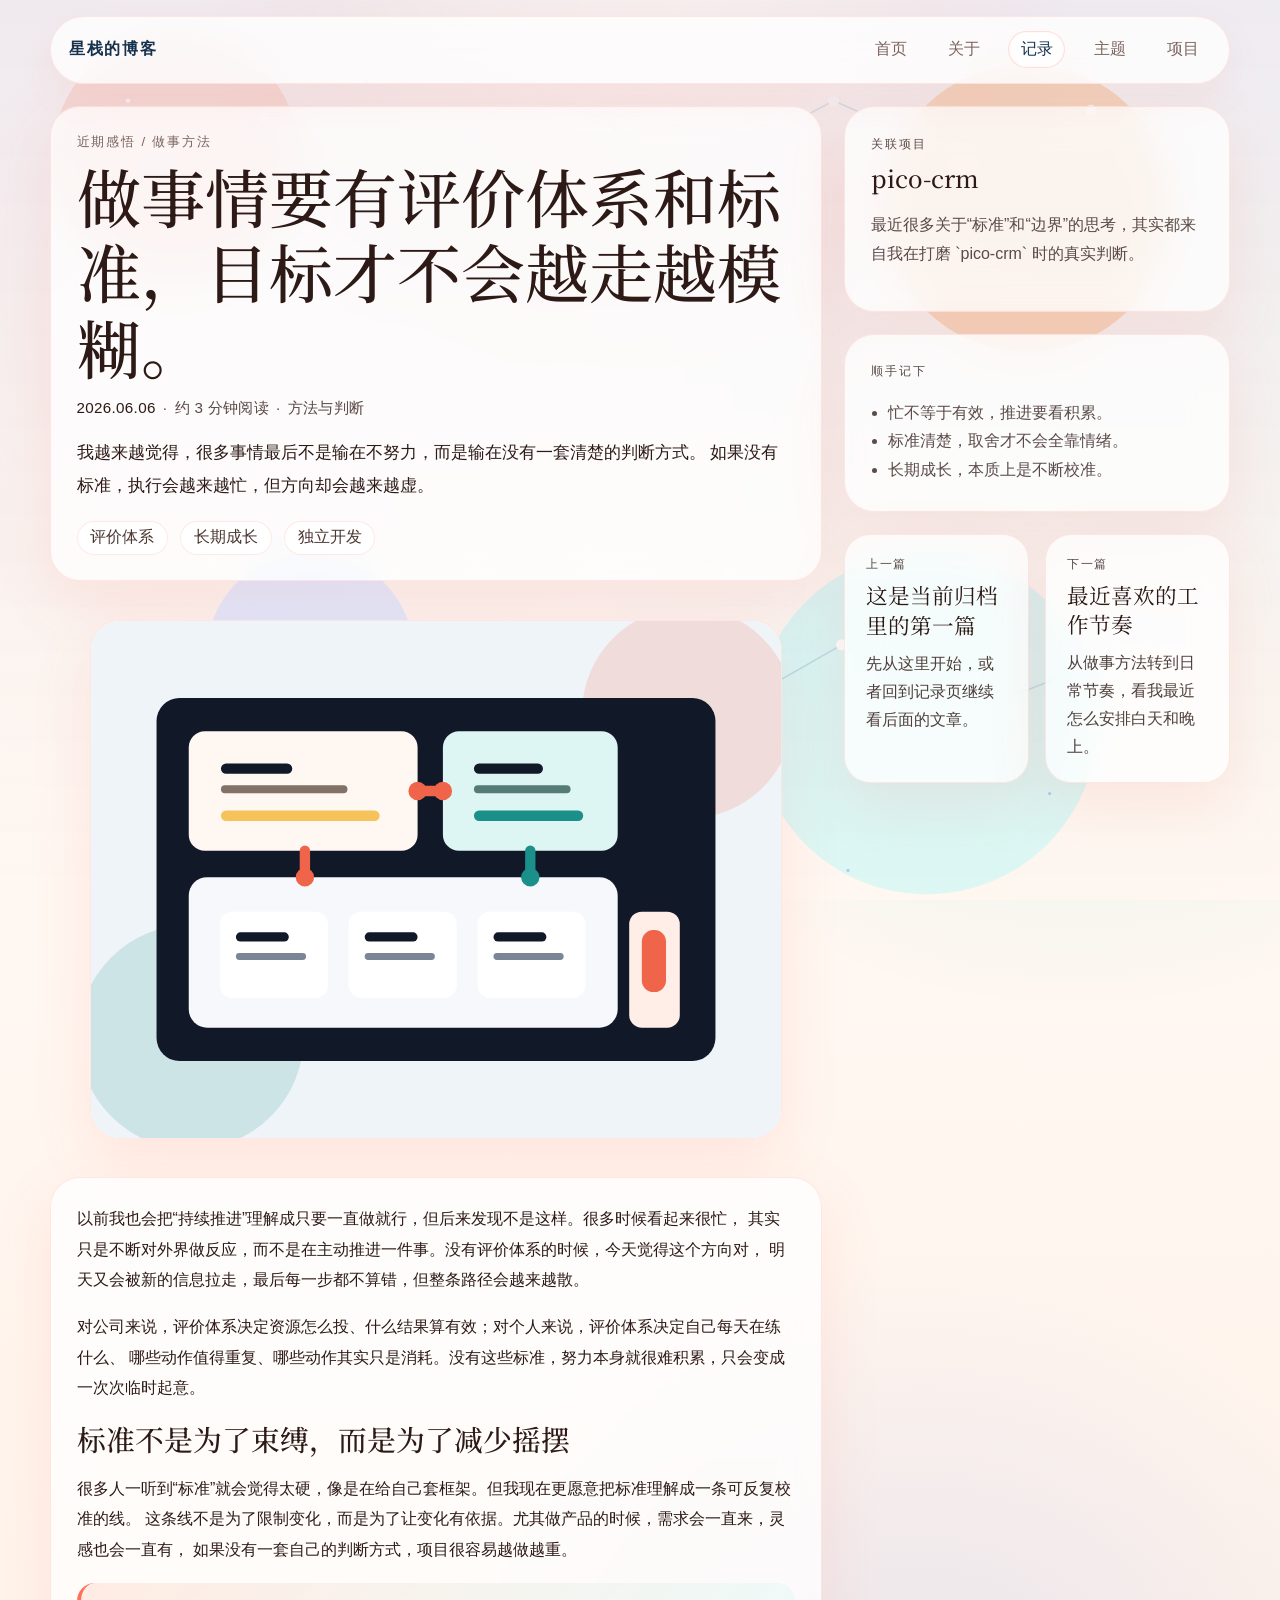
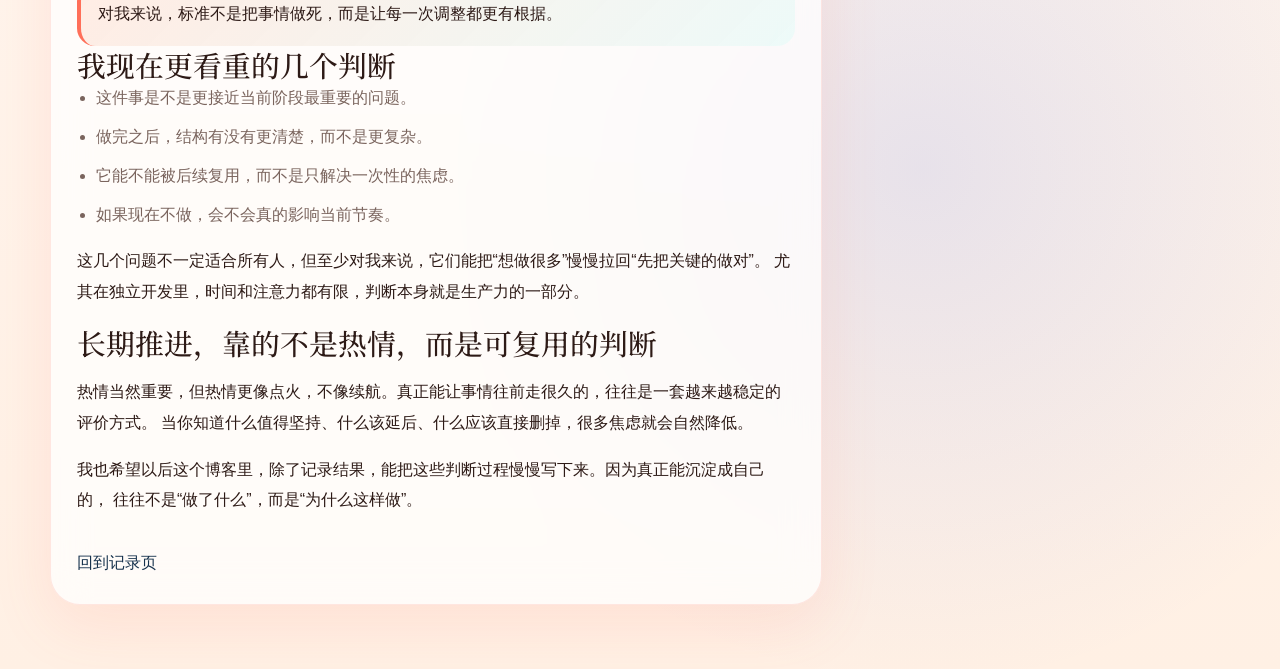
<file: posts/evaluation-standards.html>
<!DOCTYPE html>
<html lang="zh-CN">
<head>
  <meta charset="UTF-8">
  <meta name="viewport" content="width=device-width, initial-scale=1.0">
  <title>做事情要有评价体系和标准 | 星栈的博客</title>
  <meta name="description" content="关于评价体系、标准感和长期推进方式的一篇文章。">
  <meta name="theme-color" content="#ff7b5c">
  <link rel="icon" type="image/svg+xml" href="../favicon.svg">
  <link rel="preconnect" href="https://fonts.googleapis.com">
  <link rel="preconnect" href="https://fonts.gstatic.com" crossorigin>
  <link href="https://fonts.googleapis.com/css2?family=IBM+Plex+Sans+SC:wght@400;500;700&family=Noto+Serif+SC:wght@400;500;700&display=swap" rel="stylesheet">
  <link rel="stylesheet" href="../styles.css">
</head>
<body>
  <div class="background-sky" aria-hidden="true"></div>
  <div class="page-shell">
    <header class="site-header">
      <a class="brand" href="../index.html">星栈的博客</a>
      <nav class="site-nav" aria-label="Primary">
        <a href="../index.html">首页</a>
        <a href="../about.html">关于</a>
        <a href="../records.html" aria-current="page">记录</a>
        <a href="../topics.html">主题</a>
        <a href="../projects.html">项目</a>
      </nav>
    </header>

    <main class="page-main">
      <section class="article-layout">
        <div class="article-main">
          <article class="article-header">
            <p class="article-kicker">近期感悟 / 做事方法</p>
            <h1>做事情要有评价体系和标准，目标才不会越走越模糊。</h1>
            <p class="article-meta"><strong>2026.06.06</strong><span class="article-meta-divider">·</span><span>约 3 分钟阅读</span><span class="article-meta-divider">·</span><span>方法与判断</span></p>
            <p class="article-summary">
              我越来越觉得，很多事情最后不是输在不努力，而是输在没有一套清楚的判断方式。
              如果没有标准，执行会越来越忙，但方向却会越来越虚。
            </p>
            <div class="article-chip-row">
              <span>评价体系</span>
              <span>长期成长</span>
              <span>独立开发</span>
            </div>
          </article>

          <figure class="article-cover">
            <img src="../assets/signal-flow.svg" alt="抽象的流程和信号连接插画">
          </figure>

          <article class="article-prose">
            <p>
              以前我也会把“持续推进”理解成只要一直做就行，但后来发现不是这样。很多时候看起来很忙，
              其实只是不断对外界做反应，而不是在主动推进一件事。没有评价体系的时候，今天觉得这个方向对，
              明天又会被新的信息拉走，最后每一步都不算错，但整条路径会越来越散。
            </p>
            <p>
              对公司来说，评价体系决定资源怎么投、什么结果算有效；对个人来说，评价体系决定自己每天在练什么、
              哪些动作值得重复、哪些动作其实只是消耗。没有这些标准，努力本身就很难积累，只会变成一次次临时起意。
            </p>

            <h2>标准不是为了束缚，而是为了减少摇摆</h2>
            <p>
              很多人一听到“标准”就会觉得太硬，像是在给自己套框架。但我现在更愿意把标准理解成一条可反复校准的线。
              这条线不是为了限制变化，而是为了让变化有依据。尤其做产品的时候，需求会一直来，灵感也会一直有，
              如果没有一套自己的判断方式，项目很容易越做越重。
            </p>
            <blockquote>
              对我来说，标准不是把事情做死，而是让每一次调整都更有根据。
            </blockquote>

            <h2>我现在更看重的几个判断</h2>
            <ul>
              <li>这件事是不是更接近当前阶段最重要的问题。</li>
              <li>做完之后，结构有没有更清楚，而不是更复杂。</li>
              <li>它能不能被后续复用，而不是只解决一次性的焦虑。</li>
              <li>如果现在不做，会不会真的影响当前节奏。</li>
            </ul>
            <p>
              这几个问题不一定适合所有人，但至少对我来说，它们能把“想做很多”慢慢拉回“先把关键的做对”。
              尤其在独立开发里，时间和注意力都有限，判断本身就是生产力的一部分。
            </p>

            <h2>长期推进，靠的不是热情，而是可复用的判断</h2>
            <p>
              热情当然重要，但热情更像点火，不像续航。真正能让事情往前走很久的，往往是一套越来越稳定的评价方式。
              当你知道什么值得坚持、什么该延后、什么应该直接删掉，很多焦虑就会自然降低。
            </p>
            <p>
              我也希望以后这个博客里，除了记录结果，能把这些判断过程慢慢写下来。因为真正能沉淀成自己的，
              往往不是“做了什么”，而是“为什么这样做”。
            </p>
            <p><a class="article-backlink" href="../records.html">回到记录页</a></p>
          </article>
        </div>

        <aside class="article-aside">
          <section class="article-side-card">
            <p class="section-label">关联项目</p>
            <h3>pico-crm</h3>
            <p>
              最近很多关于“标准”和“边界”的思考，其实都来自我在打磨 `pico-crm` 时的真实判断。
            </p>
          </section>

          <section class="article-side-card">
            <p class="section-label">顺手记下</p>
            <ul>
              <li>忙不等于有效，推进要看积累。</li>
              <li>标准清楚，取舍才不会全靠情绪。</li>
              <li>长期成长，本质上是不断校准。</li>
            </ul>
          </section>

          <section class="article-pager">
            <div class="article-pager-static">
              <p class="section-label">上一篇</p>
              <span class="article-pager-title">这是当前归档里的第一篇</span>
              <span class="article-pager-note">先从这里开始，或者回到记录页继续看后面的文章。</span>
            </div>
            <a href="work-rhythm.html">
              <span class="article-pager-label">下一篇</span>
              <span class="article-pager-title">最近喜欢的工作节奏</span>
              <span class="article-pager-note">从做事方法转到日常节奏，看我最近怎么安排白天和晚上。</span>
            </a>
          </section>
        </aside>
      </section>
    </main>
  </div>
</body>
</html>
</file>
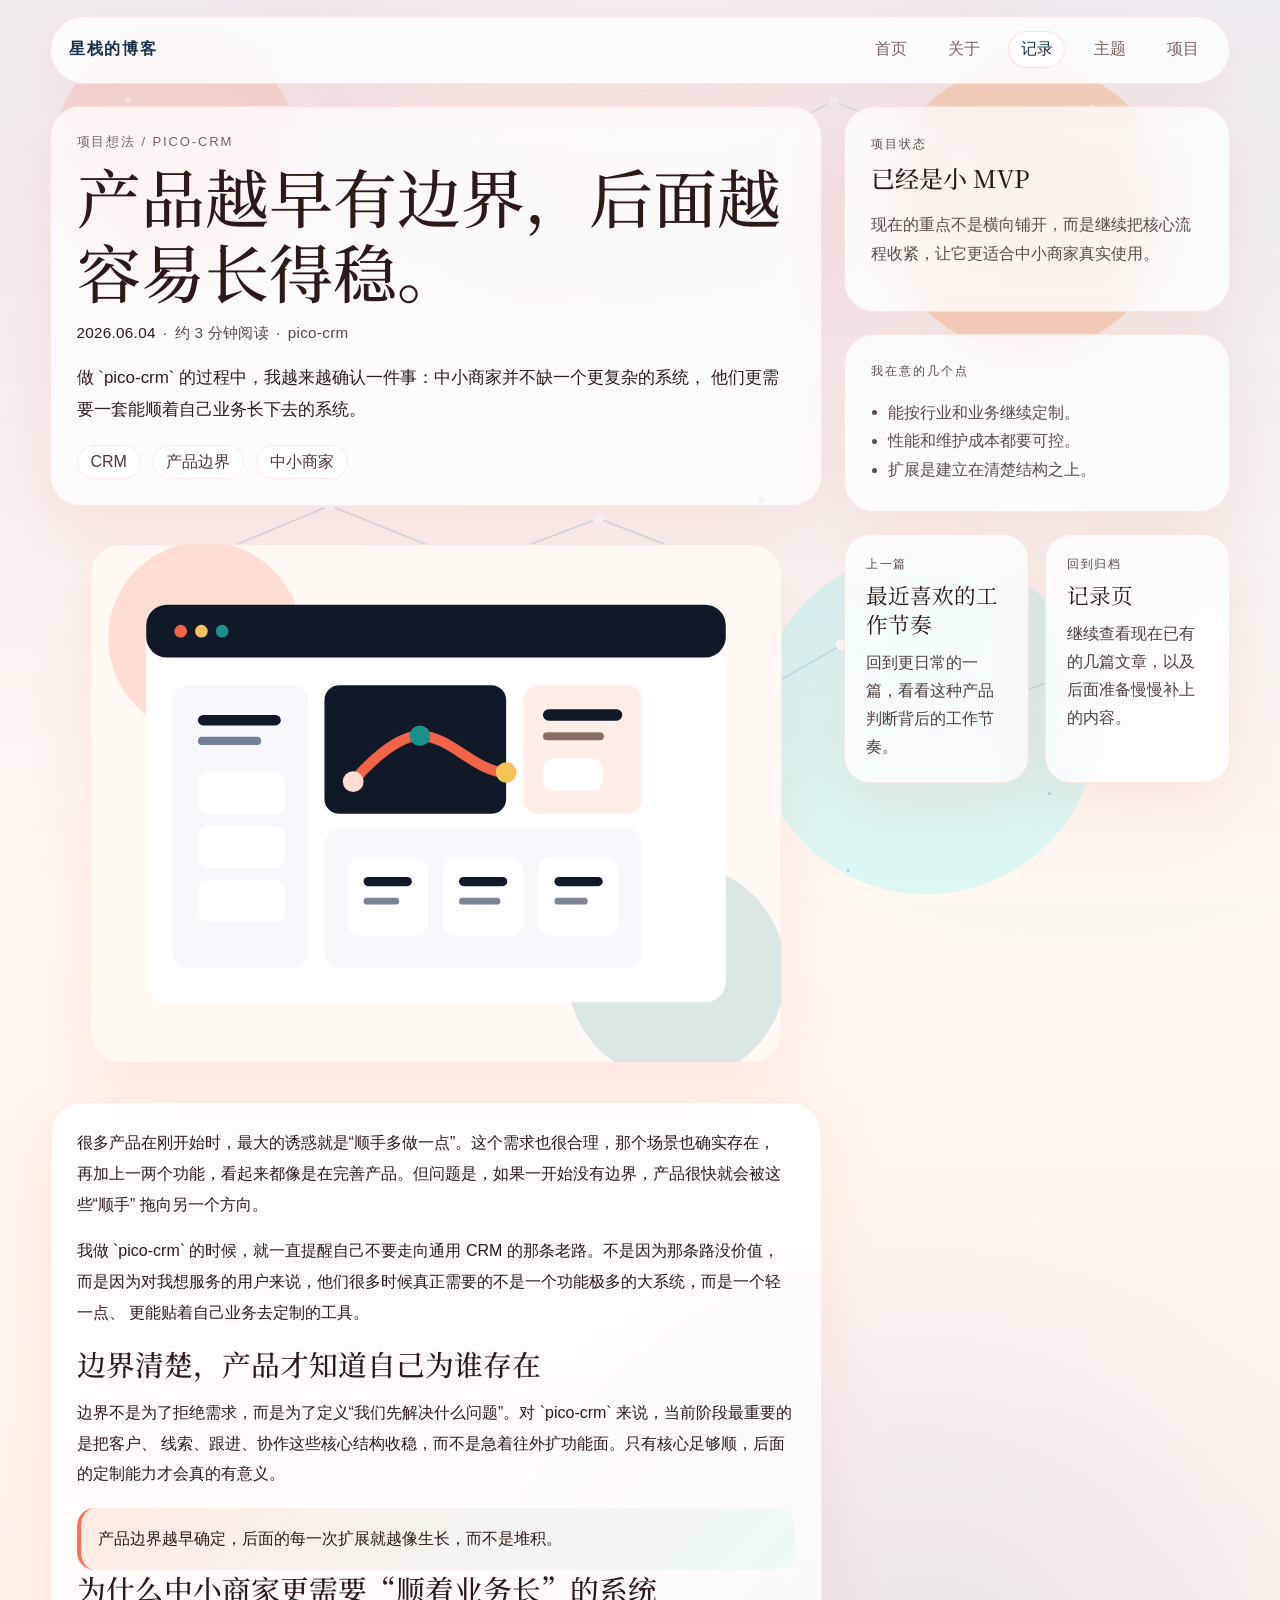
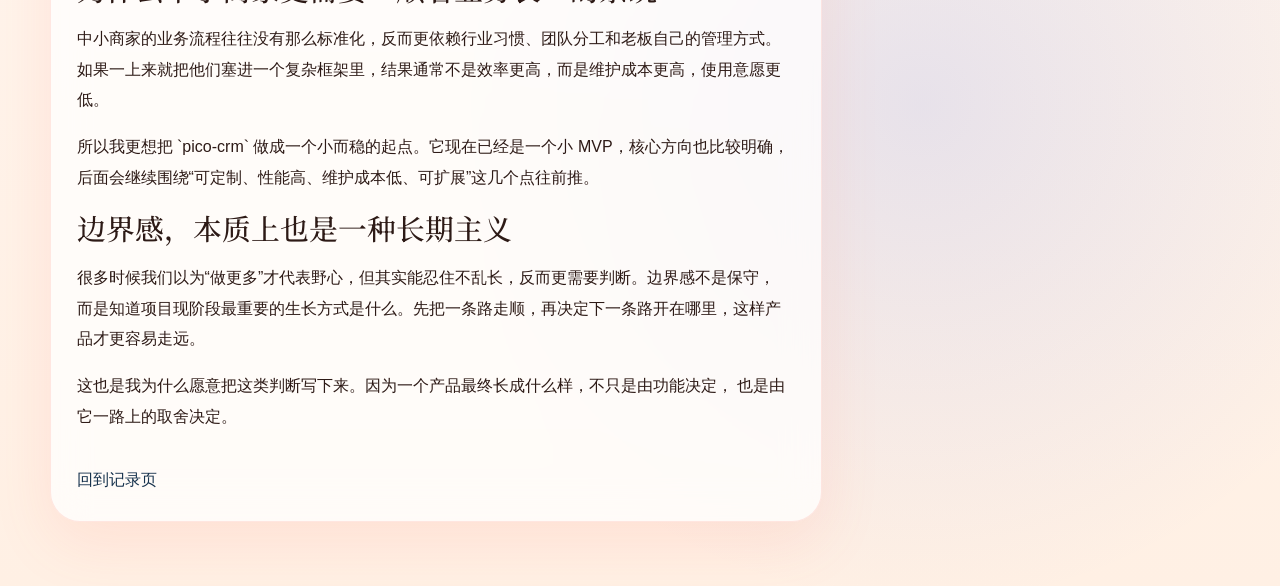
<file: posts/product-boundaries.html>
<!DOCTYPE html>
<html lang="zh-CN">
<head>
  <meta charset="UTF-8">
  <meta name="viewport" content="width=device-width, initial-scale=1.0">
  <title>产品越早有边界，后面越容易长得稳 | 星栈的博客</title>
  <meta name="description" content="关于产品边界、pico-crm 和中小商家使用场景的一篇项目思考。">
  <meta name="theme-color" content="#ff7b5c">
  <link rel="icon" type="image/svg+xml" href="../favicon.svg">
  <link rel="preconnect" href="https://fonts.googleapis.com">
  <link rel="preconnect" href="https://fonts.gstatic.com" crossorigin>
  <link href="https://fonts.googleapis.com/css2?family=IBM+Plex+Sans+SC:wght@400;500;700&family=Noto+Serif+SC:wght@400;500;700&display=swap" rel="stylesheet">
  <link rel="stylesheet" href="../styles.css">
</head>
<body>
  <div class="background-sky" aria-hidden="true"></div>
  <div class="page-shell">
    <header class="site-header">
      <a class="brand" href="../index.html">星栈的博客</a>
      <nav class="site-nav" aria-label="Primary">
        <a href="../index.html">首页</a>
        <a href="../about.html">关于</a>
        <a href="../records.html" aria-current="page">记录</a>
        <a href="../topics.html">主题</a>
        <a href="../projects.html">项目</a>
      </nav>
    </header>

    <main class="page-main">
      <section class="article-layout">
        <div class="article-main">
          <article class="article-header">
            <p class="article-kicker">项目想法 / pico-crm</p>
            <h1>产品越早有边界，后面越容易长得稳。</h1>
            <p class="article-meta"><strong>2026.06.04</strong><span class="article-meta-divider">·</span><span>约 3 分钟阅读</span><span class="article-meta-divider">·</span><span>pico-crm</span></p>
            <p class="article-summary">
              做 `pico-crm` 的过程中，我越来越确认一件事：中小商家并不缺一个更复杂的系统，
              他们更需要一套能顺着自己业务长下去的系统。
            </p>
            <div class="article-chip-row">
              <span>CRM</span>
              <span>产品边界</span>
              <span>中小商家</span>
            </div>
          </article>

          <figure class="article-cover">
            <img src="../assets/crm-board.svg" alt="带有产品界面感的 CRM 插画">
          </figure>

          <article class="article-prose">
            <p>
              很多产品在刚开始时，最大的诱惑就是“顺手多做一点”。这个需求也很合理，那个场景也确实存在，
              再加上一两个功能，看起来都像是在完善产品。但问题是，如果一开始没有边界，产品很快就会被这些“顺手”
              拖向另一个方向。
            </p>
            <p>
              我做 `pico-crm` 的时候，就一直提醒自己不要走向通用 CRM 的那条老路。不是因为那条路没价值，
              而是因为对我想服务的用户来说，他们很多时候真正需要的不是一个功能极多的大系统，而是一个轻一点、
              更能贴着自己业务去定制的工具。
            </p>

            <h2>边界清楚，产品才知道自己为谁存在</h2>
            <p>
              边界不是为了拒绝需求，而是为了定义“我们先解决什么问题”。对 `pico-crm` 来说，当前阶段最重要的是把客户、
              线索、跟进、协作这些核心结构收稳，而不是急着往外扩功能面。只有核心足够顺，后面的定制能力才会真的有意义。
            </p>
            <blockquote>
              产品边界越早确定，后面的每一次扩展就越像生长，而不是堆积。
            </blockquote>

            <h2>为什么中小商家更需要“顺着业务长”的系统</h2>
            <p>
              中小商家的业务流程往往没有那么标准化，反而更依赖行业习惯、团队分工和老板自己的管理方式。
              如果一上来就把他们塞进一个复杂框架里，结果通常不是效率更高，而是维护成本更高，使用意愿更低。
            </p>
            <p>
              所以我更想把 `pico-crm` 做成一个小而稳的起点。它现在已经是一个小 MVP，核心方向也比较明确，
              后面会继续围绕“可定制、性能高、维护成本低、可扩展”这几个点往前推。
            </p>

            <h2>边界感，本质上也是一种长期主义</h2>
            <p>
              很多时候我们以为“做更多”才代表野心，但其实能忍住不乱长，反而更需要判断。边界感不是保守，
              而是知道项目现阶段最重要的生长方式是什么。先把一条路走顺，再决定下一条路开在哪里，这样产品才更容易走远。
            </p>
            <p>
              这也是我为什么愿意把这类判断写下来。因为一个产品最终长成什么样，不只是由功能决定，
              也是由它一路上的取舍决定。
            </p>
            <p><a class="article-backlink" href="../records.html">回到记录页</a></p>
          </article>
        </div>

        <aside class="article-aside">
          <section class="article-side-card">
            <p class="section-label">项目状态</p>
            <h3>已经是小 MVP</h3>
            <p>
              现在的重点不是横向铺开，而是继续把核心流程收紧，让它更适合中小商家真实使用。
            </p>
          </section>

          <section class="article-side-card">
            <p class="section-label">我在意的几个点</p>
            <ul>
              <li>能按行业和业务继续定制。</li>
              <li>性能和维护成本都要可控。</li>
              <li>扩展是建立在清楚结构之上。</li>
            </ul>
          </section>

          <section class="article-pager">
            <a href="work-rhythm.html">
              <span class="article-pager-label">上一篇</span>
              <span class="article-pager-title">最近喜欢的工作节奏</span>
              <span class="article-pager-note">回到更日常的一篇，看看这种产品判断背后的工作节奏。</span>
            </a>
            <a href="../records.html">
              <span class="article-pager-label">回到归档</span>
              <span class="article-pager-title">记录页</span>
              <span class="article-pager-note">继续查看现在已有的几篇文章，以及后面准备慢慢补上的内容。</span>
            </a>
          </section>
        </aside>
      </section>
    </main>
  </div>
</body>
</html>
</file>
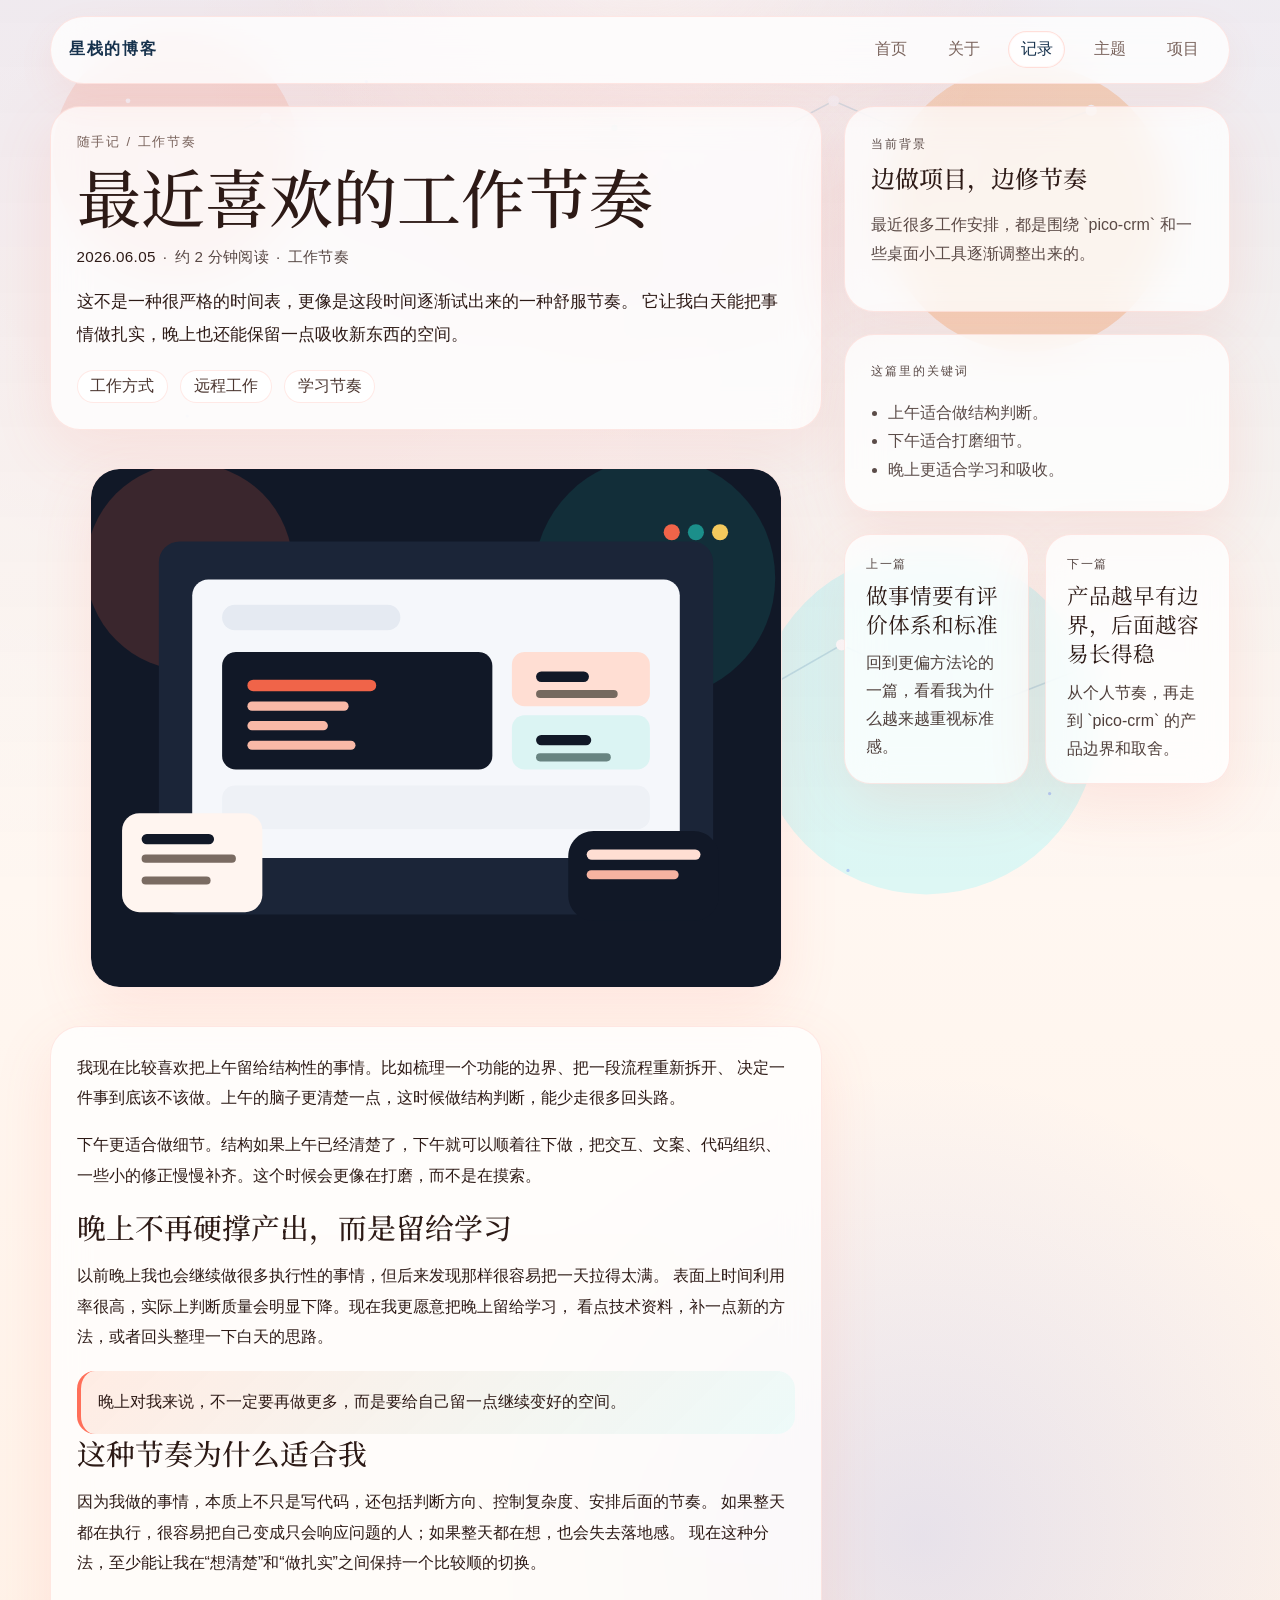
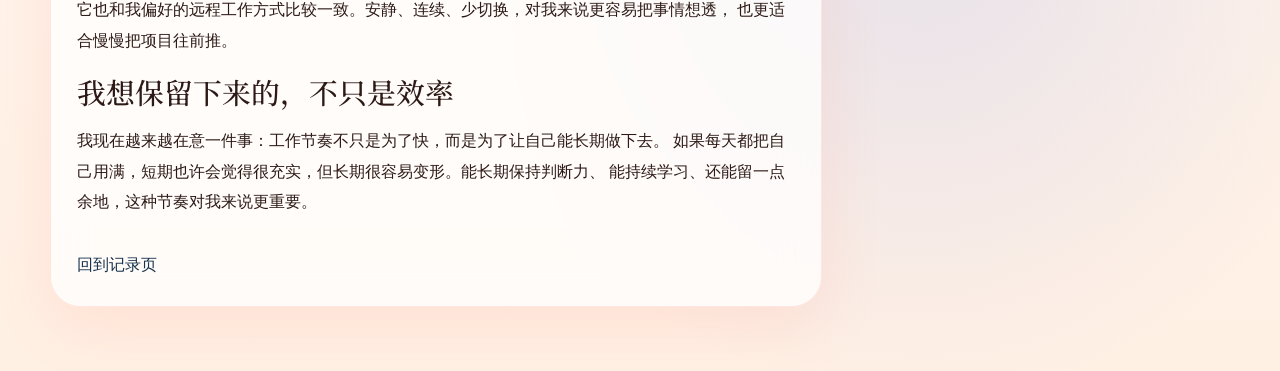
<file: posts/work-rhythm.html>
<!DOCTYPE html>
<html lang="zh-CN">
<head>
  <meta charset="UTF-8">
  <meta name="viewport" content="width=device-width, initial-scale=1.0">
  <title>最近喜欢的工作节奏 | 星栈的博客</title>
  <meta name="description" content="关于最近工作节奏、白天做结构、晚上学习的一篇随手记。">
  <meta name="theme-color" content="#ff7b5c">
  <link rel="icon" type="image/svg+xml" href="../favicon.svg">
  <link rel="preconnect" href="https://fonts.googleapis.com">
  <link rel="preconnect" href="https://fonts.gstatic.com" crossorigin>
  <link href="https://fonts.googleapis.com/css2?family=IBM+Plex+Sans+SC:wght@400;500;700&family=Noto+Serif+SC:wght@400;500;700&display=swap" rel="stylesheet">
  <link rel="stylesheet" href="../styles.css">
</head>
<body>
  <div class="background-sky" aria-hidden="true"></div>
  <div class="page-shell">
    <header class="site-header">
      <a class="brand" href="../index.html">星栈的博客</a>
      <nav class="site-nav" aria-label="Primary">
        <a href="../index.html">首页</a>
        <a href="../about.html">关于</a>
        <a href="../records.html" aria-current="page">记录</a>
        <a href="../topics.html">主题</a>
        <a href="../projects.html">项目</a>
      </nav>
    </header>

    <main class="page-main">
      <section class="article-layout">
        <div class="article-main">
          <article class="article-header">
            <p class="article-kicker">随手记 / 工作节奏</p>
            <h1>最近喜欢的工作节奏</h1>
            <p class="article-meta"><strong>2026.06.05</strong><span class="article-meta-divider">·</span><span>约 2 分钟阅读</span><span class="article-meta-divider">·</span><span>工作节奏</span></p>
            <p class="article-summary">
              这不是一种很严格的时间表，更像是这段时间逐渐试出来的一种舒服节奏。
              它让我白天能把事情做扎实，晚上也还能保留一点吸收新东西的空间。
            </p>
            <div class="article-chip-row">
              <span>工作方式</span>
              <span>远程工作</span>
              <span>学习节奏</span>
            </div>
          </article>

          <figure class="article-cover">
            <img src="../assets/hero-studio.svg" alt="开发工作台插画">
          </figure>

          <article class="article-prose">
            <p>
              我现在比较喜欢把上午留给结构性的事情。比如梳理一个功能的边界、把一段流程重新拆开、
              决定一件事到底该不该做。上午的脑子更清楚一点，这时候做结构判断，能少走很多回头路。
            </p>
            <p>
              下午更适合做细节。结构如果上午已经清楚了，下午就可以顺着往下做，把交互、文案、代码组织、
              一些小的修正慢慢补齐。这个时候会更像在打磨，而不是在摸索。
            </p>

            <h2>晚上不再硬撑产出，而是留给学习</h2>
            <p>
              以前晚上我也会继续做很多执行性的事情，但后来发现那样很容易把一天拉得太满。
              表面上时间利用率很高，实际上判断质量会明显下降。现在我更愿意把晚上留给学习，
              看点技术资料，补一点新的方法，或者回头整理一下白天的思路。
            </p>
            <blockquote>
              晚上对我来说，不一定要再做更多，而是要给自己留一点继续变好的空间。
            </blockquote>

            <h2>这种节奏为什么适合我</h2>
            <p>
              因为我做的事情，本质上不只是写代码，还包括判断方向、控制复杂度、安排后面的节奏。
              如果整天都在执行，很容易把自己变成只会响应问题的人；如果整天都在想，也会失去落地感。
              现在这种分法，至少能让我在“想清楚”和“做扎实”之间保持一个比较顺的切换。
            </p>
            <p>
              它也和我偏好的远程工作方式比较一致。安静、连续、少切换，对我来说更容易把事情想透，
              也更适合慢慢把项目往前推。
            </p>

            <h2>我想保留下来的，不只是效率</h2>
            <p>
              我现在越来越在意一件事：工作节奏不只是为了快，而是为了让自己能长期做下去。
              如果每天都把自己用满，短期也许会觉得很充实，但长期很容易变形。能长期保持判断力、
              能持续学习、还能留一点余地，这种节奏对我来说更重要。
            </p>
            <p><a class="article-backlink" href="../records.html">回到记录页</a></p>
          </article>
        </div>

        <aside class="article-aside">
          <section class="article-side-card">
            <p class="section-label">当前背景</p>
            <h3>边做项目，边修节奏</h3>
            <p>
              最近很多工作安排，都是围绕 `pico-crm` 和一些桌面小工具逐渐调整出来的。
            </p>
          </section>

          <section class="article-side-card">
            <p class="section-label">这篇里的关键词</p>
            <ul>
              <li>上午适合做结构判断。</li>
              <li>下午适合打磨细节。</li>
              <li>晚上更适合学习和吸收。</li>
            </ul>
          </section>

          <section class="article-pager">
            <a href="evaluation-standards.html">
              <span class="article-pager-label">上一篇</span>
              <span class="article-pager-title">做事情要有评价体系和标准</span>
              <span class="article-pager-note">回到更偏方法论的一篇，看看我为什么越来越重视标准感。</span>
            </a>
            <a href="product-boundaries.html">
              <span class="article-pager-label">下一篇</span>
              <span class="article-pager-title">产品越早有边界，后面越容易长得稳</span>
              <span class="article-pager-note">从个人节奏，再走到 `pico-crm` 的产品边界和取舍。</span>
            </a>
          </section>
        </aside>
      </section>
    </main>
  </div>
</body>
</html>
</file>
<file: styles.css>
:root {
  --bg: #fff7f1;
  --paper: rgba(255, 255, 255, 0.74);
  --paper-strong: rgba(255, 255, 255, 0.92);
  --line: rgba(255, 111, 89, 0.15);
  --text: #2d1a16;
  --muted: #7a645d;
  --muted-strong: #614c46;
  --accent: #ff6f59;
  --accent-soft: #ffe0d3;
  --ink: #17324d;
  --deep: #3d67f2;
  --teal: #1fc9be;
  --link: #b84a34;
  --link-hover: #94311f;
  --chip-ink: #4c3731;
  --focus-ring: rgba(61, 103, 242, 0.28);
  --shadow: 0 20px 60px rgba(255, 111, 89, 0.12);
}

* {
  box-sizing: border-box;
}

html {
  scroll-behavior: smooth;
}

body {
  margin: 0;
  min-height: 100vh;
  font-family: "IBM Plex Sans SC", sans-serif;
  color: var(--text);
  background:
    radial-gradient(circle at 14% 10%, rgba(255, 111, 89, 0.22), transparent 24%),
    radial-gradient(circle at 84% 18%, rgba(31, 201, 190, 0.2), transparent 28%),
    radial-gradient(circle at 72% 78%, rgba(61, 103, 242, 0.12), transparent 26%),
    linear-gradient(180deg, #fffaf4 0%, #fff7f1 44%, #fff0e4 100%);
}

body::before {
  content: "";
  position: fixed;
  inset: 0;
  background:
    radial-gradient(circle at 50% 0%, rgba(255, 146, 108, 0.18), transparent 40%),
    url("assets/starfield.svg") center top / min(1600px, 100%) auto no-repeat;
  opacity: 0.88;
  pointer-events: none;
  z-index: 0;
}

img {
  display: block;
  max-width: 100%;
}

a {
  color: inherit;
  text-underline-offset: 0.18em;
}

a:focus-visible {
  outline: 3px solid var(--focus-ring);
  outline-offset: 3px;
}

.background-sky {
  position: fixed;
  inset: 0;
  background:
    radial-gradient(circle at 50% -10%, rgba(255, 255, 255, 0.62), transparent 32%),
    linear-gradient(180deg, rgba(61, 103, 242, 0.08), rgba(255, 255, 255, 0));
  pointer-events: none;
  z-index: 0;
}

.page-shell {
  position: relative;
  z-index: 1;
  width: min(1180px, calc(100% - 2rem));
  margin: 0 auto;
  padding: 1rem 0 4rem;
}

.site-header {
  position: sticky;
  top: 1rem;
  z-index: 10;
  display: flex;
  align-items: center;
  justify-content: space-between;
  gap: 1rem;
  margin-bottom: 1rem;
  padding: 0.9rem 1.1rem;
  border: 1px solid var(--line);
  border-radius: 999px;
  background: rgba(255, 255, 255, 0.78);
  backdrop-filter: blur(18px);
  box-shadow: 0 14px 36px rgba(255, 111, 89, 0.08);
}

.brand {
  color: var(--ink);
  text-decoration: none;
  font-weight: 700;
  letter-spacing: 0.12em;
  transition: color 160ms ease;
}

.brand:hover {
  color: var(--deep);
}

.site-nav {
  display: flex;
  flex-wrap: wrap;
  gap: 1rem;
}

.site-nav a {
  display: inline-flex;
  align-items: center;
  min-height: 2.3rem;
  padding: 0.3rem 0.72rem;
  border: 1px solid transparent;
  border-radius: 999px;
  text-decoration: none;
  color: var(--muted);
  font-weight: 500;
  transition: color 160ms ease, background-color 160ms ease, border-color 160ms ease;
}

.site-nav a:hover {
  color: var(--ink);
  background: rgba(255, 255, 255, 0.72);
  border-color: rgba(255, 111, 89, 0.18);
}

.site-nav a[aria-current="page"] {
  color: var(--ink);
  background: rgba(255, 255, 255, 0.82);
  border-color: rgba(255, 111, 89, 0.22);
  box-shadow: inset 0 0 0 1px rgba(255, 111, 89, 0.04);
}

.hero,
.panel {
  border: 1px solid var(--line);
  background: var(--paper);
  box-shadow: var(--shadow);
  backdrop-filter: blur(18px);
}

.hero {
  display: grid;
  grid-template-columns: minmax(0, 0.98fr) minmax(340px, 1.02fr);
  gap: 1.6rem;
  padding: 2rem;
  border-radius: 34px;
  background:
    linear-gradient(135deg, rgba(255, 123, 92, 0.94), rgba(255, 173, 92, 0.88) 48%, rgba(56, 199, 226, 0.84)),
    url("assets/starfield.svg") center center / cover no-repeat;
  color: var(--ink);
}

.eyebrow,
.section-label,
.scene-note p {
  margin: 0;
  color: var(--muted);
  font-size: 0.77rem;
  line-height: 1.4;
  letter-spacing: 0.16em;
  text-transform: uppercase;
}

.hero h1,
.intro-panel h2,
.journal-copy h2,
.feature-copy h2,
.mosaic-card h2,
.contact-copy h2,
.note-card h3 {
  margin: 0;
}

.hero h1,
.intro-panel h2,
.journal-copy h2,
.feature-copy h2,
.mosaic-card h2,
.contact-copy h2,
.note-card h3 {
  font-family: "Noto Serif SC", serif;
  font-weight: 500;
  line-height: 1.18;
}

.hero h1 {
  margin-top: 0.9rem;
  max-width: 9ch;
  font-size: clamp(3rem, 8vw, 5.4rem);
}

.hero h1 span {
  color: #8a2f1e;
}

.intro,
.panel p,
.small-list li,
.contact-detail,
.tag-row span {
  color: var(--muted);
  line-height: 1.84;
}

.intro {
  max-width: 37rem;
  margin: 1.4rem 0 0;
  font-size: 1.06rem;
  color: rgba(23, 50, 77, 0.88);
}

.hero-actions {
  display: flex;
  flex-wrap: wrap;
  gap: 0.9rem;
  margin-top: 1.8rem;
}

.button {
  display: inline-flex;
  align-items: center;
  justify-content: center;
  min-height: 3rem;
  padding: 0.85rem 1.35rem;
  border-radius: 999px;
  border: 1px solid transparent;
  text-decoration: none;
  font-weight: 500;
  transition: transform 160ms ease, box-shadow 160ms ease, background-color 160ms ease, border-color 160ms ease, color 160ms ease;
}

.button:hover {
  transform: translateY(-2px);
}

.button.primary {
  background: linear-gradient(135deg, #fff5ef, #ffffff);
  color: var(--ink);
  border-color: rgba(23, 50, 77, 0.08);
  box-shadow: 0 16px 32px rgba(255, 118, 92, 0.24);
}

.button.primary:hover {
  border-color: rgba(23, 50, 77, 0.14);
  box-shadow: 0 18px 36px rgba(255, 118, 92, 0.3);
}

.hero .button.secondary {
  border-color: rgba(23, 50, 77, 0.18);
  background: rgba(255, 255, 255, 0.34);
  color: var(--ink);
  box-shadow: 0 10px 24px rgba(23, 50, 77, 0.08);
}

.hero .button.secondary:hover {
  background: rgba(255, 255, 255, 0.5);
  border-color: rgba(23, 50, 77, 0.24);
}

.hero-scene {
  position: relative;
  min-height: 520px;
  padding-top: 1rem;
}

.hero-image {
  overflow: hidden;
  border-radius: 34px;
  border: 1px solid rgba(255, 255, 255, 0.42);
  background: linear-gradient(180deg, rgba(255, 255, 255, 0.92), rgba(255, 240, 228, 0.88));
}

.hero-image-main {
  width: min(100%, 560px);
  margin-left: auto;
}

.hero-image img,
.journal-media img,
.feature-media-card img,
.mosaic-card-image img {
  width: 100%;
  height: auto;
}

.scene-note {
  position: absolute;
  max-width: 230px;
  padding: 1rem 1.1rem;
  border-radius: 24px;
  box-shadow: 0 18px 40px rgba(31, 24, 16, 0.12);
}

.scene-note strong,
.scene-note span {
  display: block;
}

.scene-note strong {
  margin-top: 0.45rem;
  line-height: 1.45;
}

.scene-note span {
  margin-top: 0.3rem;
  color: rgba(45, 26, 22, 0.82);
  line-height: 1.65;
}

.scene-note-top {
  top: 0;
  left: 1rem;
  background: rgba(255, 255, 255, 0.96);
}

.scene-note-bottom {
  bottom: 1rem;
  left: 0;
  background: linear-gradient(135deg, rgba(221, 252, 250, 0.96), rgba(255, 246, 238, 0.98));
}

.hero-summary {
  display: flex;
  flex-wrap: wrap;
  gap: 0.75rem;
  margin-top: 1.4rem;
}

.hero-summary span {
  display: inline-flex;
  align-items: center;
  min-height: 2.2rem;
  padding: 0.35rem 0.85rem;
  border-radius: 999px;
  background: rgba(255, 255, 255, 0.36);
  border: 1px solid rgba(23, 50, 77, 0.14);
  color: rgba(23, 50, 77, 0.96);
  font-weight: 500;
}

main {
  display: grid;
  gap: 1.4rem;
  margin-top: 1.4rem;
}

.focus-band {
  display: grid;
  grid-template-columns: minmax(0, 1.2fr) repeat(2, minmax(220px, 0.8fr));
  gap: 1.2rem;
}

.focus-card {
  padding: 1.35rem 1.45rem;
}

.focus-card-primary {
  background: linear-gradient(135deg, rgba(255, 232, 223, 0.96), rgba(255, 252, 248, 0.88) 48%, rgba(227, 251, 249, 0.84));
}

.focus-card h2,
.focus-card h3 {
  margin: 0.35rem 0 0;
  font-family: "Noto Serif SC", serif;
  font-weight: 500;
}

.focus-card h2 {
  font-size: clamp(1.8rem, 4vw, 2.8rem);
  line-height: 1.24;
}

.focus-card h3 {
  font-size: 1.5rem;
}

.latest-grid {
  display: grid;
  grid-template-columns: minmax(0, 0.92fr) minmax(0, 1.08fr);
  gap: 1.4rem;
}

.latest-lead,
.latest-card {
  padding: 1.5rem;
}

.latest-lead h2,
.latest-card h3 {
  margin: 0.35rem 0 0;
  font-family: "Noto Serif SC", serif;
  font-weight: 500;
  line-height: 1.22;
}

.latest-lead h2 {
  font-size: clamp(2rem, 4vw, 3rem);
}

.latest-card h3 {
  font-size: 1.55rem;
}

.latest-lead p,
.latest-card p {
  color: var(--muted);
  line-height: 1.84;
}

.latest-lead {
  background: linear-gradient(135deg, rgba(255, 247, 240, 0.92), rgba(232, 250, 248, 0.82));
}

.latest-lead .section-link {
  margin-top: 1.2rem;
}

.latest-stack {
  display: grid;
  gap: 1rem;
}

.latest-card {
  text-decoration: none;
  transition: transform 160ms ease, box-shadow 160ms ease, border-color 160ms ease, background-color 160ms ease;
}

.latest-card:hover {
  transform: translateY(-2px);
}

.latest-meta {
  margin: 0.45rem 0 0;
  color: rgba(45, 26, 22, 0.82);
  font-size: 0.92rem;
}

.topic-grid {
  display: grid;
  grid-template-columns: minmax(0, 0.9fr) repeat(3, minmax(0, 1fr));
  gap: 1rem;
}

.topic-intro,
.topic-card {
  padding: 1.4rem;
}

.topic-intro h2,
.topic-card h3 {
  margin: 0.35rem 0 0;
  font-family: "Noto Serif SC", serif;
  font-weight: 500;
  line-height: 1.24;
}

.topic-intro h2 {
  font-size: clamp(1.9rem, 4vw, 2.7rem);
}

.topic-card h3 {
  font-size: 1.35rem;
}

.topic-intro p,
.topic-card p {
  color: var(--muted);
  line-height: 1.8;
}

.topic-intro {
  background: linear-gradient(135deg, rgba(255, 252, 248, 0.94), rgba(238, 251, 249, 0.84));
}

.topic-card {
  text-decoration: none;
  transition: transform 160ms ease, box-shadow 160ms ease, border-color 160ms ease, background-color 160ms ease;
}

.topic-card:hover {
  transform: translateY(-2px);
}

.topic-chip-row {
  display: flex;
  flex-wrap: wrap;
  gap: 0.65rem;
  margin-top: 1rem;
}

.topic-chip-row span {
  display: inline-flex;
  align-items: center;
  min-height: 2rem;
  padding: 0.28rem 0.72rem;
  border-radius: 999px;
  border: 1px solid var(--line);
  background: rgba(255, 255, 255, 0.82);
  color: var(--chip-ink);
  font-size: 0.9rem;
  font-weight: 500;
}

.story-strip {
  display: grid;
  grid-template-columns: minmax(0, 1.25fr) minmax(260px, 0.75fr);
  gap: 1.4rem;
}

.panel {
  border-radius: 30px;
}

.intro-panel,
.aside-panel,
.contact-panel {
  padding: 1.8rem;
}

.intro-panel h2,
.journal-copy h2,
.feature-copy h2,
.mosaic-card h2,
.contact-copy h2 {
  font-size: clamp(2rem, 4vw, 3.4rem);
}

.intro-panel h2 {
  max-width: 15ch;
  margin-top: 0.35rem;
}

.about-lead {
  color: var(--text);
  font-size: 1.12rem;
  line-height: 1.88;
}

.about-meta {
  display: grid;
  gap: 1rem;
  margin-top: 1rem;
}

.meta-item {
  padding-top: 1rem;
  border-top: 1px solid var(--line);
}

.meta-item:first-child {
  padding-top: 0;
  border-top: 0;
}

.meta-label {
  display: block;
  margin-bottom: 0.4rem;
  color: rgba(45, 26, 22, 0.8);
  font-size: 0.78rem;
  letter-spacing: 0.12em;
  text-transform: uppercase;
}

.meta-item strong {
  display: block;
  line-height: 1.7;
}

.meta-item a {
  text-decoration: none;
  transition: color 160ms ease;
}

.meta-item a:hover {
  color: var(--link);
}

.section-link {
  margin-top: 1rem;
}

.section-link a {
  color: var(--link);
  font-weight: 500;
  text-decoration: none;
  transition: color 160ms ease;
}

.section-link a:hover {
  color: var(--link-hover);
}

.journal-layout {
  display: grid;
  grid-template-columns: minmax(0, 1.2fr) minmax(260px, 0.8fr);
  gap: 1.4rem;
}

.journal-card-wide {
  display: grid;
  grid-template-columns: minmax(0, 1.05fr) minmax(280px, 0.95fr);
  gap: 1.4rem;
  align-items: center;
  grid-row: span 2;
  padding: 1.2rem;
}

.journal-copy {
  padding: 0.8rem 0.6rem 0.8rem 0.8rem;
}

.journal-meta {
  margin: 0.4rem 0 0;
  color: rgba(45, 26, 22, 0.82);
  font-size: 0.95rem;
}

.journal-media {
  overflow: hidden;
  border-radius: 28px;
}

.journal-tags {
  display: flex;
  flex-wrap: wrap;
  gap: 0.8rem;
  margin-top: 1.2rem;
}

.journal-tags span {
  display: inline-flex;
  align-items: center;
  min-height: 2.15rem;
  padding: 0.3rem 0.8rem;
  border-radius: 999px;
  background: rgba(255, 255, 255, 0.82);
  border: 1px solid var(--line);
  color: var(--chip-ink);
  font-weight: 500;
}

.note-card {
  padding: 1.4rem;
}

.note-card h3 {
  margin-top: 0.35rem;
  font-size: 1.7rem;
}

.note-card-warm {
  background: linear-gradient(180deg, rgba(255, 235, 224, 0.94), rgba(255, 251, 247, 0.86));
}

.note-card-dark {
  background: linear-gradient(180deg, rgba(255, 121, 92, 0.98), rgba(255, 156, 97, 0.95) 52%, rgba(72, 192, 223, 0.92));
  color: var(--ink);
}

.note-card-dark p,
.note-card-dark .section-label {
  color: rgba(23, 50, 77, 0.84);
}

.note-card-list {
  background: linear-gradient(180deg, rgba(244, 253, 252, 0.94), rgba(255, 255, 255, 0.86));
}

.record-list {
  display: grid;
  gap: 0.8rem;
  margin: 1rem 0 0;
  padding-left: 1.2rem;
  color: rgba(45, 26, 22, 0.78);
  line-height: 1.76;
}

.page-main {
  display: grid;
  gap: 1.4rem;
  margin-top: 1.4rem;
}

.page-hero,
.page-panel {
  border: 1px solid var(--line);
  border-radius: 30px;
  background: var(--paper);
  box-shadow: var(--shadow);
  backdrop-filter: blur(18px);
}

.page-hero {
  padding: 1.8rem;
  background:
    linear-gradient(135deg, rgba(255, 123, 92, 0.94), rgba(255, 181, 95, 0.88) 48%, rgba(52, 197, 224, 0.82)),
    url("assets/starfield.svg") center center / cover no-repeat;
  color: var(--ink);
}

.page-hero p {
  color: rgba(23, 50, 77, 0.88);
}

.page-hero h1,
.page-panel h2,
.page-panel h3 {
  margin: 0.35rem 0 0;
  font-family: "Noto Serif SC", serif;
  font-weight: 500;
  line-height: 1.2;
}

.page-hero h1 {
  font-size: clamp(2.5rem, 6vw, 4.2rem);
}

.page-panel {
  padding: 1.6rem;
}

.page-grid {
  display: grid;
  grid-template-columns: minmax(0, 1.2fr) minmax(280px, 0.8fr);
  gap: 1.4rem;
}

.page-stack {
  display: grid;
  gap: 1.4rem;
}

.entry-list {
  display: grid;
  gap: 1rem;
}

.archive-overview {
  display: grid;
  grid-template-columns: minmax(0, 1.1fr) minmax(280px, 0.9fr);
  gap: 1.2rem;
}

.archive-intro,
.archive-side {
  padding: 1.5rem;
}

.archive-intro h2,
.archive-side h3 {
  margin: 0.35rem 0 0;
  font-family: "Noto Serif SC", serif;
  font-weight: 500;
  line-height: 1.22;
}

.archive-intro h2 {
  font-size: clamp(1.9rem, 4vw, 3rem);
}

.archive-side h3 {
  font-size: 1.5rem;
}

.archive-intro p,
.archive-side p,
.archive-side li {
  color: var(--muted);
  line-height: 1.84;
}

.archive-stats {
  display: grid;
  grid-template-columns: repeat(3, minmax(0, 1fr));
  gap: 0.9rem;
  margin-top: 1.2rem;
}

.archive-stat {
  padding: 1rem 1.05rem;
  border-radius: 24px;
  border: 1px solid var(--line);
  background: rgba(255, 255, 255, 0.68);
}

.archive-stat strong,
.archive-stat span {
  display: block;
}

.archive-stat strong {
  font-family: "Noto Serif SC", serif;
  font-size: 1.45rem;
  font-weight: 500;
}

.archive-stat span {
  margin-top: 0.35rem;
  color: rgba(45, 26, 22, 0.74);
}

.archive-side ul {
  margin: 1rem 0 0;
  padding-left: 1.1rem;
}

.archive-topics {
  display: grid;
  grid-template-columns: repeat(3, minmax(0, 1fr));
  gap: 1rem;
}

.archive-topic-card {
  padding: 1.25rem;
  text-decoration: none;
  transition: transform 160ms ease, box-shadow 160ms ease, border-color 160ms ease, background-color 160ms ease;
}

.archive-topic-card h3 {
  margin: 0.35rem 0 0;
  font-family: "Noto Serif SC", serif;
  font-size: 1.35rem;
  font-weight: 500;
  line-height: 1.3;
}

.archive-topic-card p {
  color: var(--muted);
  line-height: 1.8;
}

.archive-topic-card:hover {
  transform: translateY(-2px);
}

.entry-card {
  padding: 1.2rem;
  border-radius: 24px;
  border: 1px solid var(--line);
  background: rgba(255, 255, 255, 0.72);
  scroll-margin-top: 6rem;
}

.entry-meta {
  margin: 0.4rem 0 0;
  color: rgba(45, 26, 22, 0.82);
  font-size: 0.95rem;
}

.entry-tags {
  display: flex;
  flex-wrap: wrap;
  gap: 0.7rem;
  margin-top: 1rem;
}

.entry-tags span {
  display: inline-flex;
  align-items: center;
  min-height: 2rem;
  padding: 0.25rem 0.7rem;
  border-radius: 999px;
  border: 1px solid var(--line);
  background: rgba(255, 255, 255, 0.84);
  color: var(--chip-ink);
  font-weight: 500;
}

.entry-card h2 a,
.entry-card h3 a {
  text-decoration: none;
}

.entry-card h2 a:hover,
.entry-card h3 a:hover,
.entry-footer a:hover,
.page-note-list a:hover,
.article-backlink:hover {
  color: var(--link);
}

.latest-card:hover,
.topic-card:hover,
.archive-topic-card:hover {
  border-color: rgba(255, 111, 89, 0.24);
  box-shadow: 0 18px 38px rgba(255, 111, 89, 0.14);
}

.entry-footer {
  margin-top: 1rem;
}

.entry-footer a,
.page-note-list a,
.article-backlink {
  color: var(--ink);
  text-decoration: none;
  transition: color 160ms ease;
}

.page-note-list {
  display: grid;
  gap: 0.9rem;
  margin: 1rem 0 0;
  padding-left: 1.1rem;
  color: rgba(45, 26, 22, 0.78);
  line-height: 1.76;
}

.article-layout {
  display: grid;
  grid-template-columns: minmax(0, 1.08fr) minmax(280px, 0.54fr);
  gap: 1.4rem;
  align-items: start;
}

.article-main,
.article-aside {
  display: grid;
  gap: 1.4rem;
}

.article-header,
.article-cover,
.article-prose,
.article-side-card {
  border: 1px solid var(--line);
  border-radius: 30px;
  background: var(--paper);
  box-shadow: var(--shadow);
  backdrop-filter: blur(18px);
}

.article-header,
.article-prose,
.article-side-card {
  padding: 1.6rem;
}

.article-cover {
  overflow: hidden;
}

.article-cover img {
  width: 100%;
  height: auto;
}

.article-kicker,
.article-meta {
  margin: 0;
  color: var(--muted);
}

.article-meta {
  margin-top: 0.7rem;
  font-size: 0.95rem;
  letter-spacing: 0.02em;
  line-height: 1.7;
}

.article-meta strong {
  color: var(--text);
  font-weight: 500;
}

.article-meta span {
  color: rgba(45, 26, 22, 0.8);
}

.article-meta-divider {
  padding: 0 0.45rem;
  color: rgba(122, 100, 93, 0.55);
}

.article-kicker {
  font-size: 0.82rem;
  letter-spacing: 0.14em;
  text-transform: uppercase;
}

.article-header h1 {
  margin: 0.45rem 0 0;
  font-family: "Noto Serif SC", serif;
  font-size: clamp(2.2rem, 5vw, 4rem);
  line-height: 1.18;
  font-weight: 500;
}

.article-summary {
  margin: 1rem 0 0;
  font-size: 1.06rem;
  line-height: 1.9;
  color: var(--text);
}

.article-chip-row {
  display: flex;
  flex-wrap: wrap;
  gap: 0.75rem;
  margin-top: 1.2rem;
}

.article-chip-row span {
  display: inline-flex;
  align-items: center;
  min-height: 2.1rem;
  padding: 0.3rem 0.8rem;
  border-radius: 999px;
  border: 1px solid var(--line);
  background: rgba(255, 255, 255, 0.82);
  color: var(--chip-ink);
  font-weight: 500;
}

.article-prose {
  font-size: 1rem;
  line-height: 1.92;
}

.article-prose p {
  margin: 0;
  color: var(--text);
}

.article-prose p + p,
.article-prose ul + p,
.article-prose h2 + p,
.article-prose blockquote + p,
.article-prose p + h2,
.article-prose p + ul {
  margin-top: 1rem;
}

.article-prose h2 {
  margin: 0;
  font-family: "Noto Serif SC", serif;
  font-size: 1.8rem;
  font-weight: 500;
  line-height: 1.3;
}

.article-prose ul {
  margin: 0;
  padding-left: 1.2rem;
  color: var(--muted);
}

.article-prose li + li {
  margin-top: 0.5rem;
}

.article-prose blockquote {
  margin: 1.1rem 0 0;
  padding: 1rem 1.1rem;
  border-left: 4px solid var(--accent);
  border-radius: 18px;
  background: linear-gradient(135deg, rgba(255, 232, 223, 0.82), rgba(232, 250, 248, 0.76));
  color: var(--text);
}

.article-side-card h3 {
  margin: 0.35rem 0 0;
  font-family: "Noto Serif SC", serif;
  font-size: 1.5rem;
  font-weight: 500;
}

.article-side-card p,
.article-side-card li {
  color: rgba(45, 26, 22, 0.78);
  line-height: 1.8;
}

.article-side-card ul {
  margin: 1rem 0 0;
  padding-left: 1.1rem;
}

.article-backlink {
  display: inline-flex;
  margin-top: 1rem;
}

.article-pager {
  display: grid;
  grid-template-columns: repeat(2, minmax(0, 1fr));
  gap: 1rem;
}

.article-pager a,
.article-pager-static {
  min-height: 100%;
  padding: 1.3rem;
  border: 1px solid var(--line);
  border-radius: 26px;
  background: rgba(255, 255, 255, 0.76);
  box-shadow: var(--shadow);
  backdrop-filter: blur(18px);
  text-decoration: none;
}

.article-pager a {
  transition: transform 160ms ease, box-shadow 160ms ease, border-color 160ms ease, background-color 160ms ease;
}

.article-pager a:hover {
  transform: translateY(-2px);
  background: rgba(255, 255, 255, 0.9);
  border-color: rgba(255, 111, 89, 0.24);
  box-shadow: 0 18px 38px rgba(255, 111, 89, 0.14);
}

.article-pager-label,
.article-pager-static .section-label {
  display: block;
  margin: 0;
  color: rgba(45, 26, 22, 0.8);
  font-size: 0.78rem;
  letter-spacing: 0.14em;
  text-transform: uppercase;
}

.article-pager-title {
  display: block;
  margin-top: 0.45rem;
  font-family: "Noto Serif SC", serif;
  font-size: 1.35rem;
  line-height: 1.35;
}

.article-pager-note {
  display: block;
  margin-top: 0.7rem;
  color: rgba(45, 26, 22, 0.84);
  line-height: 1.75;
}

.feature-layout {
  display: grid;
  grid-template-columns: minmax(0, 0.95fr) minmax(340px, 1.05fr);
  gap: 1.4rem;
  align-items: center;
}

.feature-copy,
.feature-media-card {
  padding: 1.4rem;
}

.feature-copy {
  background: linear-gradient(180deg, rgba(255, 252, 248, 0.94), rgba(230, 251, 248, 0.82));
}

.feature-media-card {
  overflow: hidden;
}

.tag-row {
  display: flex;
  flex-wrap: wrap;
  gap: 0.8rem;
  margin-top: 1.2rem;
}

.tag-row span {
  display: inline-flex;
  align-items: center;
  min-height: 2.3rem;
  padding: 0.35rem 0.9rem;
  border-radius: 999px;
  background: rgba(255, 255, 255, 0.84);
  border: 1px solid var(--line);
  color: var(--chip-ink);
  font-weight: 500;
}

.mosaic-layout {
  display: grid;
  grid-template-columns: 1fr 1.1fr;
  gap: 1.4rem;
}

.mosaic-card {
  padding: 1.5rem;
}

.mosaic-card-image {
  padding: 0;
  overflow: hidden;
}

.mosaic-card-image img {
  min-height: 100%;
  object-fit: cover;
}

.mosaic-card-quote {
  margin-left: 3.5rem;
  background: linear-gradient(180deg, rgba(255, 226, 214, 0.82), rgba(233, 250, 248, 0.84));
}

.contact-panel {
  display: grid;
  grid-template-columns: minmax(0, 0.95fr) minmax(320px, 1fr);
  gap: 1.4rem;
  background: linear-gradient(135deg, rgba(255, 121, 92, 0.96), rgba(255, 171, 98, 0.9) 45%, rgba(55, 197, 224, 0.84));
  color: var(--ink);
}

.contact-panel .section-label,
.contact-panel p,
.contact-detail {
  color: rgba(23, 50, 77, 0.88);
}

.contact-links {
  display: grid;
  gap: 0.9rem;
}

.contact-links a {
  display: block;
  padding: 1.05rem 1.15rem;
  border-radius: 22px;
  background: rgba(255, 255, 255, 0.34);
  border: 1px solid rgba(23, 50, 77, 0.14);
  color: var(--ink);
  text-decoration: none;
  transition: transform 160ms ease, box-shadow 160ms ease, border-color 160ms ease, background-color 160ms ease;
}

.contact-links a:hover {
  transform: translateY(-2px);
  background: rgba(255, 255, 255, 0.48);
  border-color: rgba(23, 50, 77, 0.22);
  box-shadow: 0 16px 34px rgba(23, 50, 77, 0.12);
}

.contact-title {
  display: block;
  margin-bottom: 0.35rem;
}

@media (max-width: 1040px) {
  .hero,
  .focus-band,
  .latest-grid,
  .topic-grid,
  .story-strip,
  .journal-layout,
  .journal-card-wide,
  .archive-overview,
  .archive-topics,
  .feature-layout,
  .mosaic-layout,
  .contact-panel,
  .page-grid,
  .article-layout {
    grid-template-columns: 1fr;
  }

  .archive-stats,
  .article-pager {
    grid-template-columns: 1fr;
  }

  .hero-scene {
    min-height: auto;
  }

  .hero-image-main {
    width: 100%;
  }

  .scene-note {
    position: static;
    max-width: none;
    margin-top: 1rem;
  }

  .mosaic-card-quote {
    margin-left: 0;
  }
}

@media (max-width: 760px) {
  .page-shell {
    width: min(100% - 1rem, 1180px);
    padding-top: 0.75rem;
  }

  .site-header {
    position: static;
    flex-direction: column;
    align-items: flex-start;
    border-radius: 28px;
  }

  .hero,
  .page-hero,
  .intro-panel,
  .aside-panel,
  .focus-card,
  .feature-copy,
  .feature-media-card,
  .contact-panel,
  .page-panel {
    padding: 1.25rem;
  }

  .journal-card-wide,
  .note-card,
  .mosaic-card {
    padding: 1.1rem;
  }

  .hero h1 {
    max-width: none;
    font-size: clamp(2.6rem, 16vw, 4.4rem);
  }
}
</file>
